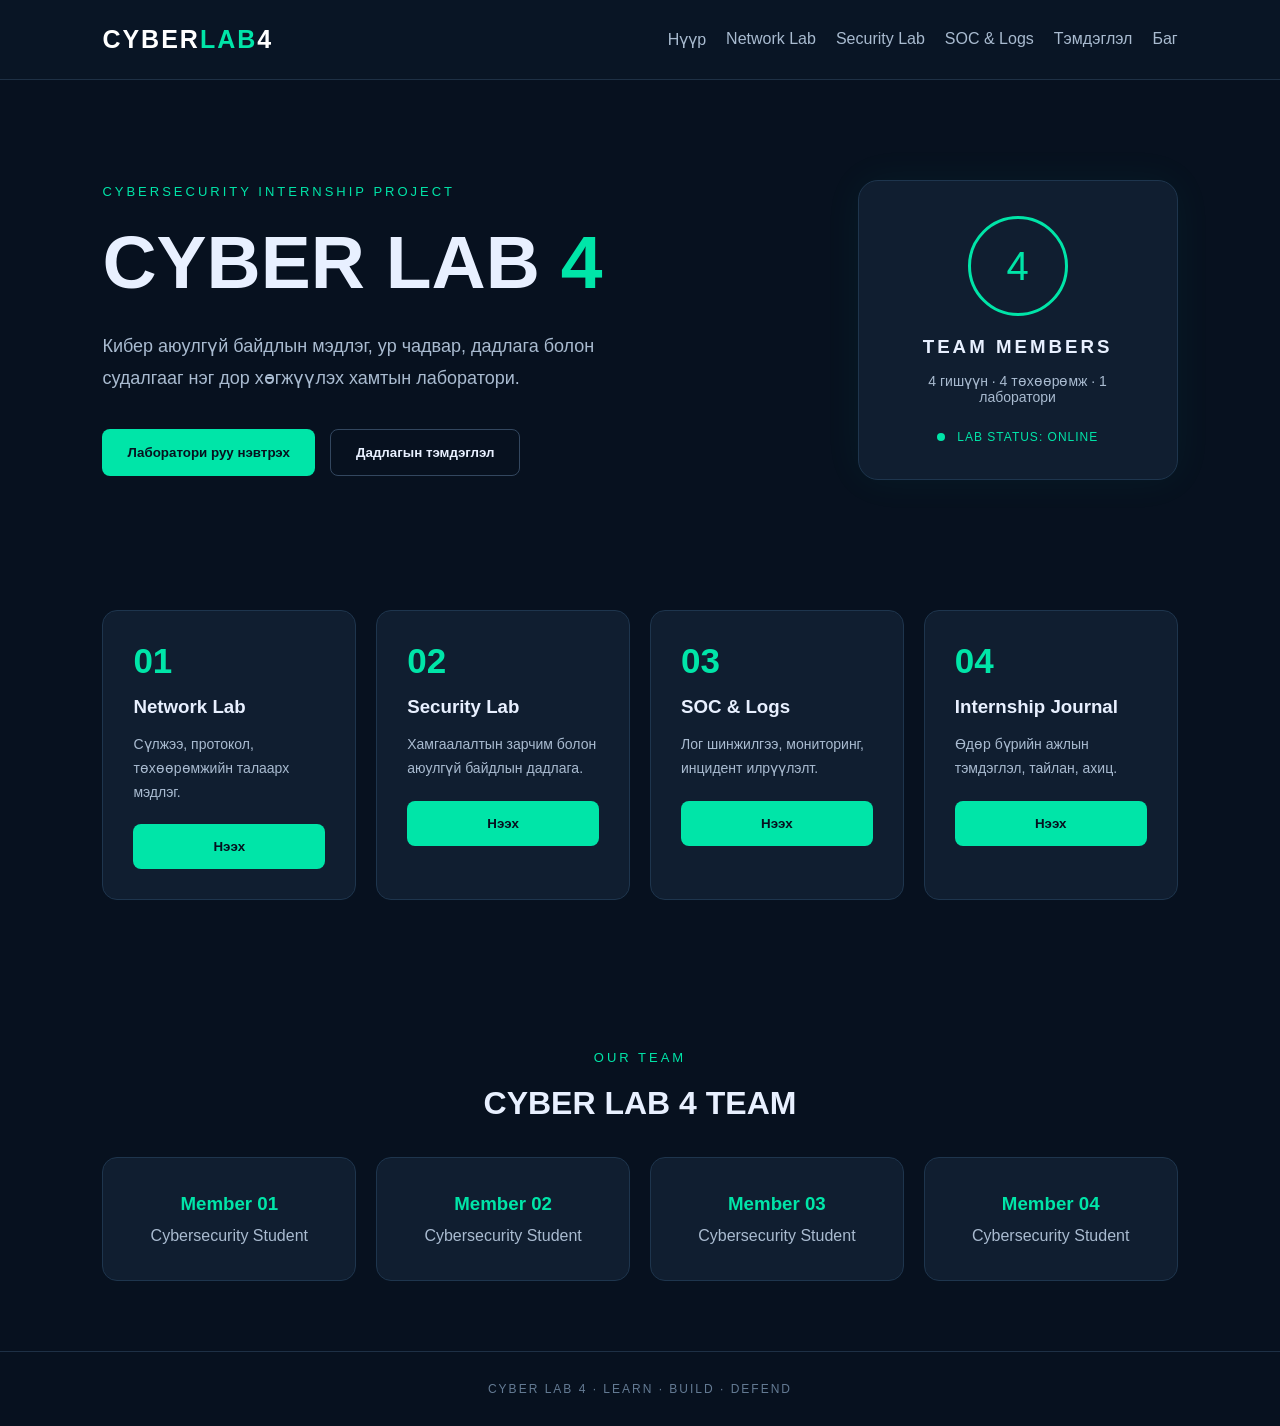
<file: docs/index.html>
<!DOCTYPE html>
<html lang="mn">
<head>
    <meta charset="UTF-8">
    <meta name="viewport" content="width=device-width, initial-scale=1.0">
    <title>CYBER LAB 4</title>
    <link rel="stylesheet" href="style.css">
</head>
<body>

<header>
    <div class="logo">CYBER<span>LAB</span>4</div>

    <nav>
        <a href="#home">Нүүр</a>
        <a href="#network">Network Lab</a>
        <a href="#security">Security Lab</a>
        <a href="#soc">SOC & Logs</a>
        <a href="#journal">Тэмдэглэл</a>
        <a href="#team">Баг</a>
    </nav>
</header>

<main class="hero" id="home">
    <div class="hero-content">
        <p class="tag">CYBERSECURITY INTERNSHIP PROJECT</p>

        <h1>CYBER LAB <span>4</span></h1>

        <p class="description">
            Кибер аюулгүй байдлын мэдлэг, ур чадвар,
            дадлага болон судалгааг нэг дор хөгжүүлэх
            хамтын лаборатори.
        </p>

        <div class="buttons">
            <button onclick="showMessage()">
                Лаборатори руу нэвтрэх
            </button>

            <a href="#journal">
                <button class="secondary">
                    Дадлагын тэмдэглэл
                </button>
            </a>
        </div>
    </div>

    <div class="status-card">
        <div class="circle">4</div>
        <h3>TEAM MEMBERS</h3>
        <p>4 гишүүн · 4 төхөөрөмж · 1 лаборатори</p>

        <div class="status">
            <span class="dot"></span>
            LAB STATUS: ONLINE
        </div>
    </div>
</main>

<section class="cards">

    <div class="card" id="network">
        <h2>01</h2>
        <h3>Network Lab</h3>
        <p>Сүлжээ, протокол, төхөөрөмжийн талаарх мэдлэг.</p>
        <button onclick="window.location.href='network.html'">
    Нээх
</button>
    </div>

    <div class="card" id="security">
        <h2>02</h2>
        <h3>Security Lab</h3>
        <p>Хамгаалалтын зарчим болон аюулгүй байдлын дадлага.</p>
        <button onclick="window.location.href='security.html'">Нээх</button>
    </div>

    <div class="card" id="soc">
        <h2>03</h2>
        <h3>SOC & Logs</h3>
        <p>Лог шинжилгээ, мониторинг, инцидент илрүүлэлт.</p>
        <button onclick="window.location.href='soc.html'">Нээх</button>
    </div>

    <div class="card" id="journal">
        <h2>04</h2>
        <h3>Internship Journal</h3>
        <p>Өдөр бүрийн ажлын тэмдэглэл, тайлан, ахиц.</p>
        <button onclick="window.location.href='journal.html'">Нээх</button>
    </div>

</section>

<section class="team-section" id="team">
    <p class="tag">OUR TEAM</p>
    <h2>CYBER LAB 4 TEAM</h2>

    <div class="team-grid">
        <div class="team-card">
            <h3>Member 01</h3>
            <p>Cybersecurity Student</p>
        </div>

        <div class="team-card">
            <h3>Member 02</h3>
            <p>Cybersecurity Student</p>
        </div>

        <div class="team-card">
            <h3>Member 03</h3>
            <p>Cybersecurity Student</p>
        </div>

        <div class="team-card">
            <h3>Member 04</h3>
            <p>Cybersecurity Student</p>
        </div>
    </div>
</section>

<footer>
    CYBER LAB 4 · LEARN · BUILD · DEFEND
</footer>

<script src="script.js"></script>

</body>
</html>
</file>
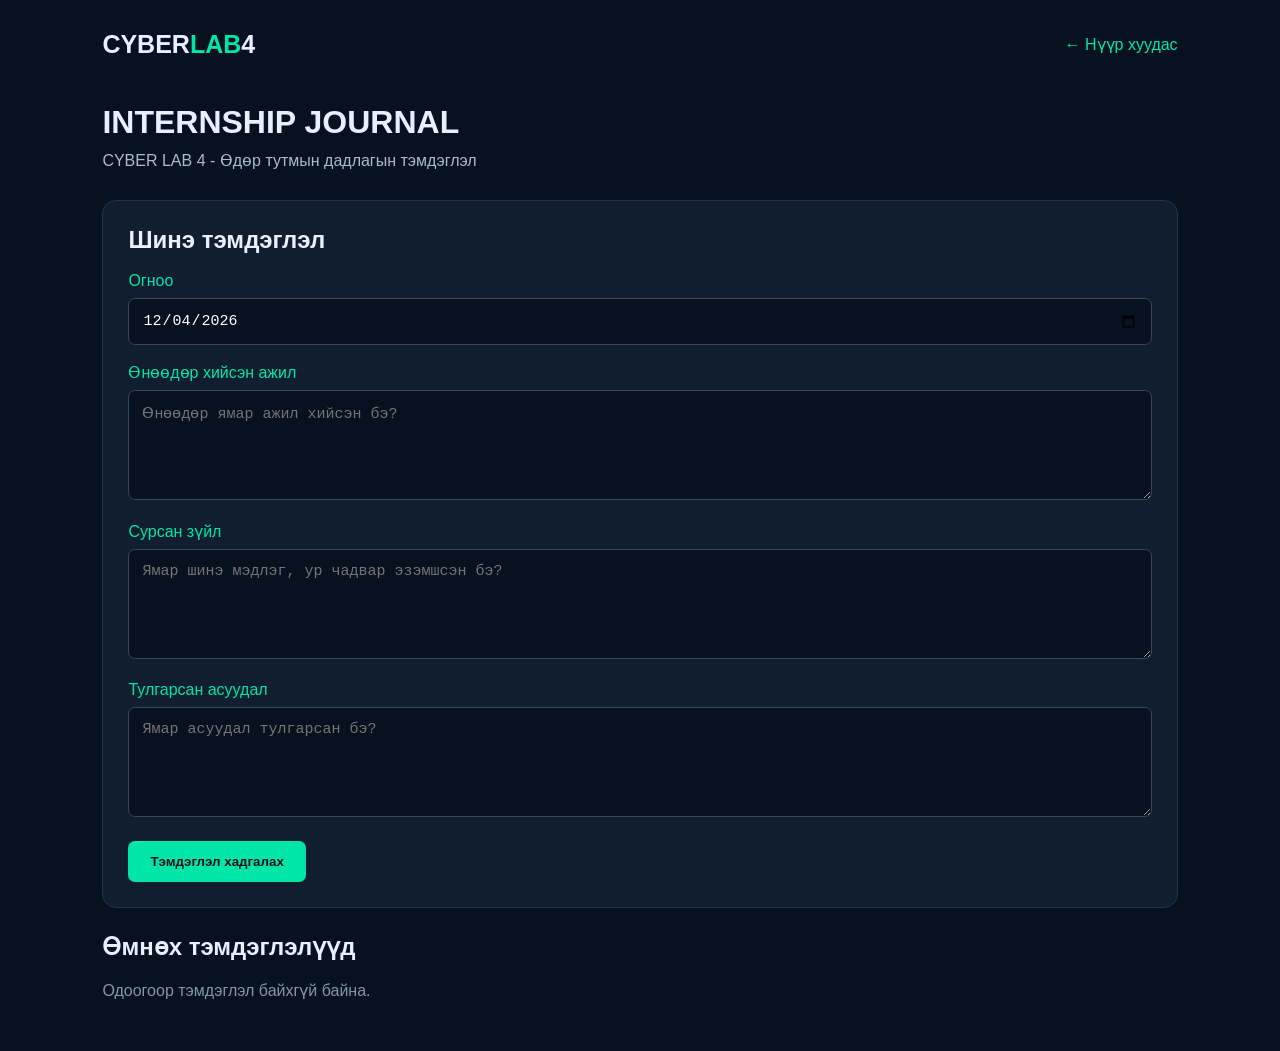
<file: CYBER-LAB-4/journal.html>
<!DOCTYPE html>
<html lang="mn">
<head>
<meta charset="UTF-8">
<meta name="viewport" content="width=device-width, initial-scale=1.0">
<title>CYBER LAB 4 | Journal</title>

<style>
* {
    margin: 0;
    padding: 0;
    box-sizing: border-box;
}

body {
    font-family: "Segoe UI", Arial, sans-serif;
    background: #07111f;
    color: #e8f0ff;
    padding: 30px 8%;
}

header {
    display: flex;
    justify-content: space-between;
    align-items: center;
    margin-bottom: 45px;
}

.logo {
    font-size: 25px;
    font-weight: bold;
}

.logo span {
    color: #00e5a8;
}

a {
    color: #00e5a8;
    text-decoration: none;
}

h1 {
    margin-bottom: 10px;
}

.description {
    color: #a9bbd0;
    margin-bottom: 30px;
}

.form-card, .entry {
    background: #101e30;
    border: 1px solid #1e354d;
    border-radius: 14px;
    padding: 25px;
    margin-bottom: 25px;
}

label {
    display: block;
    margin: 18px 0 8px;
    color: #00e5a8;
}

input, textarea {
    width: 100%;
    padding: 13px;
    background: #07111f;
    border: 1px solid #33475f;
    border-radius: 7px;
    color: white;
    font-size: 15px;
}

textarea {
    min-height: 110px;
    resize: vertical;
}

button {
    margin-top: 20px;
    padding: 13px 22px;
    background: #00e5a8;
    color: #07111f;
    border: none;
    border-radius: 7px;
    font-weight: bold;
    cursor: pointer;
}

button:hover {
    background: #00ffbf;
}

.delete-btn {
    background: #d94b5b;
    color: white;
    margin-left: 8px;
}

.entry p {
    color: #a9bbd0;
    margin-top: 12px;
    line-height: 1.6;
    white-space: pre-wrap;
    overflow-wrap: anywhere;
}

.entry h3 {
    color: #00e5a8;
}

.entry small {
    color: #8296aa;
}

.empty {
    color: #8296aa;
    padding: 20px 0;
}

@media(max-width:600px) {
    body {
        padding: 20px 5%;
    }
}
</style>
</head>

<body>

<header>
    <div class="logo">CYBER<span>LAB</span>4</div>
    <a href="index.html">← Нүүр хуудас</a>
</header>

<h1>INTERNSHIP JOURNAL</h1>

<p class="description">
    CYBER LAB 4 - Өдөр тутмын дадлагын тэмдэглэл
</p>

<div class="form-card">

    <h2>Шинэ тэмдэглэл</h2>

    <label>Огноо</label>
    <input type="date" id="date">

    <label>Өнөөдөр хийсэн ажил</label>
    <textarea id="work"
    placeholder="Өнөөдөр ямар ажил хийсэн бэ?"></textarea>

    <label>Сурсан зүйл</label>
    <textarea id="learning"
    placeholder="Ямар шинэ мэдлэг, ур чадвар эзэмшсэн бэ?"></textarea>

    <label>Тулгарсан асуудал</label>
    <textarea id="problem"
    placeholder="Ямар асуудал тулгарсан бэ?"></textarea>

    <button onclick="saveEntry()">Тэмдэглэл хадгалах</button>

</div>

<h2>Өмнөх тэмдэглэлүүд</h2>

<div id="entries"></div>

<script>
const STORAGE_KEY = "cyberLab4Journal";

document.getElementById("date").value =
    new Date().toLocaleDateString("en-CA");

function getEntries() {
    return JSON.parse(localStorage.getItem(STORAGE_KEY) || "[]");
}

function saveEntry() {
    const date = document.getElementById("date").value;
    const work = document.getElementById("work").value.trim();
    const learning = document.getElementById("learning").value.trim();
    const problem = document.getElementById("problem").value.trim();

    if (!date || !work || !learning) {
        alert("Огноо, хийсэн ажил, сурсан зүйлээ бөглөнө үү!");
        return;
    }

    const entries = getEntries();

    entries.unshift({
        id: Date.now(),
        date,
        work,
        learning,
        problem
    });

    localStorage.setItem(STORAGE_KEY, JSON.stringify(entries));

    document.getElementById("work").value = "";
    document.getElementById("learning").value = "";
    document.getElementById("problem").value = "";

    renderEntries();

    alert("Тэмдэглэл амжилттай хадгалагдлаа!");
}

function deleteEntry(id) {
    if (!confirm("Энэ тэмдэглэлийг устгах уу?")) return;

    const entries = getEntries().filter(entry => entry.id !== id);

    localStorage.setItem(STORAGE_KEY, JSON.stringify(entries));

    renderEntries();
}

function renderEntries() {
    const container = document.getElementById("entries");
    const entries = getEntries();

    container.innerHTML = "";

    if (entries.length === 0) {
        container.innerHTML =
            '<p class="empty">Одоогоор тэмдэглэл байхгүй байна.</p>';
        return;
    }

    entries.forEach(entry => {
        const card = document.createElement("div");
        card.className = "entry";

        const title = document.createElement("h3");
        title.textContent = entry.date;

        const work = document.createElement("p");
        work.textContent = "Хийсэн ажил: " + entry.work;

        const learning = document.createElement("p");
        learning.textContent = "Сурсан зүйл: " + entry.learning;

        const problem = document.createElement("p");
        problem.textContent = "Тулгарсан асуудал: " +
            (entry.problem || "Байхгүй");

        const remove = document.createElement("button");
        remove.className = "delete-btn";
        remove.textContent = "Устгах";
        remove.addEventListener("click", () => deleteEntry(entry.id));

        card.append(title, work, learning, problem, remove);
        container.appendChild(card);
    });
}

renderEntries();
</script>

</body>
</html>
</file>
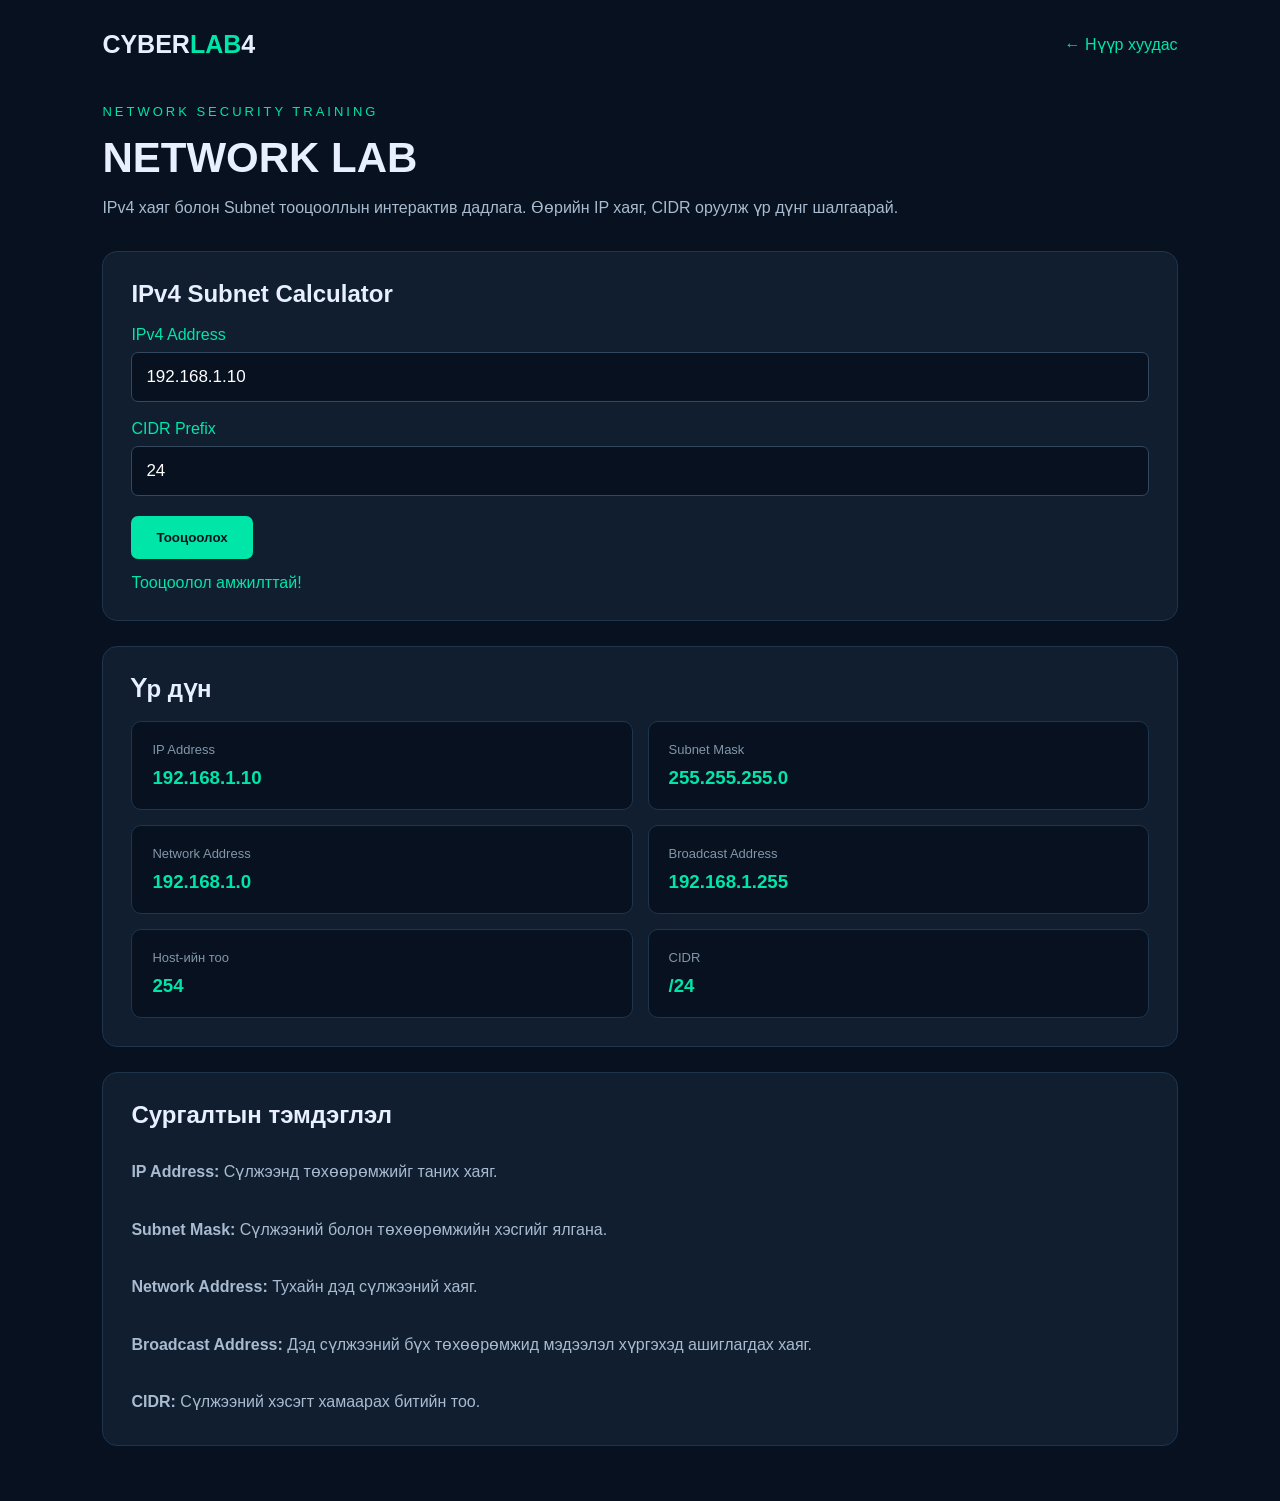
<file: CYBER-LAB-4/network.html>
<!DOCTYPE html>
<html lang="mn">
<head>
<meta charset="UTF-8">
<meta name="viewport" content="width=device-width, initial-scale=1.0">
<title>CYBER LAB 4 | Network Lab</title>

<style>
* {
    margin: 0;
    padding: 0;
    box-sizing: border-box;
}

body {
    font-family: "Segoe UI", Arial, sans-serif;
    background: #07111f;
    color: #e8f0ff;
    padding: 30px 8%;
}

header {
    display: flex;
    justify-content: space-between;
    align-items: center;
    margin-bottom: 45px;
}

.logo {
    font-size: 25px;
    font-weight: bold;
}

.logo span {
    color: #00e5a8;
}

a {
    color: #00e5a8;
    text-decoration: none;
}

.tag {
    color: #00e5a8;
    letter-spacing: 3px;
    margin-bottom: 15px;
    font-size: 13px;
}

h1 {
    font-size: 42px;
    margin-bottom: 12px;
}

.description {
    color: #a9bbd0;
    margin-bottom: 30px;
    line-height: 1.7;
}

.panel {
    background: #101e30;
    border: 1px solid #1e354d;
    border-radius: 15px;
    padding: 28px;
    margin-bottom: 25px;
}

label {
    display: block;
    color: #00e5a8;
    margin: 18px 0 8px;
}

input {
    width: 100%;
    padding: 14px;
    background: #07111f;
    border: 1px solid #33475f;
    border-radius: 7px;
    color: white;
    font-size: 17px;
}

button {
    background: #00e5a8;
    color: #07111f;
    padding: 14px 25px;
    border: none;
    border-radius: 7px;
    font-weight: bold;
    cursor: pointer;
    margin-top: 20px;
}

button:hover {
    background: #00ffbf;
}

.results {
    display: grid;
    grid-template-columns: repeat(2, 1fr);
    gap: 15px;
}

.result {
    background: #07111f;
    border: 1px solid #1e354d;
    border-radius: 10px;
    padding: 20px;
}

.result p {
    color: #8296aa;
    margin-bottom: 10px;
    font-size: 13px;
}

.result h3 {
    color: #00e5a8;
    overflow-wrap: anywhere;
}

#message {
    margin-top: 15px;
    color: #ff7272;
}

.info {
    color: #a9bbd0;
    line-height: 1.8;
}

@media(max-width:600px) {
    body {
        padding: 20px 5%;
    }

    h1 {
        font-size: 30px;
    }

    .results {
        grid-template-columns: 1fr;
    }

    header {
        gap: 15px;
        flex-wrap: wrap;
    }
}
</style>
</head>

<body>

<header>
    <div class="logo">CYBER<span>LAB</span>4</div>
    <a href="index.html">← Нүүр хуудас</a>
</header>

<p class="tag">NETWORK SECURITY TRAINING</p>

<h1>NETWORK LAB</h1>

<p class="description">
    IPv4 хаяг болон Subnet тооцооллын интерактив дадлага.
    Өөрийн IP хаяг, CIDR оруулж үр дүнг шалгаарай.
</p>

<div class="panel">

    <h2>IPv4 Subnet Calculator</h2>

    <label>IPv4 Address</label>
    <input type="text" id="ip"
        placeholder="Жишээ: 192.168.1.10"
        value="192.168.1.10">

    <label>CIDR Prefix</label>
    <input type="number" id="prefix"
        min="0" max="32" value="24">

    <button onclick="calculateSubnet()">
        Тооцоолох
    </button>

    <p id="message"></p>

</div>

<div class="panel">

    <h2>Үр дүн</h2>

    <br>

    <div class="results">

        <div class="result">
            <p>IP Address</p>
            <h3 id="r-ip">---</h3>
        </div>

        <div class="result">
            <p>Subnet Mask</p>
            <h3 id="r-mask">---</h3>
        </div>

        <div class="result">
            <p>Network Address</p>
            <h3 id="r-network">---</h3>
        </div>

        <div class="result">
            <p>Broadcast Address</p>
            <h3 id="r-broadcast">---</h3>
        </div>

        <div class="result">
            <p>Host-ийн тоо</p>
            <h3 id="r-hosts">---</h3>
        </div>

        <div class="result">
            <p>CIDR</p>
            <h3 id="r-cidr">---</h3>
        </div>

    </div>

</div>

<div class="panel">

    <h2>Сургалтын тэмдэглэл</h2>

    <p class="info">
        <br>
        <b>IP Address:</b> Сүлжээнд төхөөрөмжийг таних хаяг.
        <br><br>

        <b>Subnet Mask:</b> Сүлжээний болон төхөөрөмжийн хэсгийг ялгана.
        <br><br>

        <b>Network Address:</b> Тухайн дэд сүлжээний хаяг.
        <br><br>

        <b>Broadcast Address:</b> Дэд сүлжээний бүх төхөөрөмжид
        мэдээлэл хүргэхэд ашиглагдах хаяг.
        <br><br>

        <b>CIDR:</b> Сүлжээний хэсэгт хамаарах битийн тоо.
    </p>

</div>

<script>
function calculateSubnet() {

    const ip = document.getElementById("ip").value.trim();
    const prefix = Number(document.getElementById("prefix").value);
    const message = document.getElementById("message");

    const parts = ip.split(".");

    if (
        parts.length !== 4 ||
        parts.some(part =>
            !/^\d{1,3}$/.test(part) ||
            Number(part) > 255
        )
    ) {
        message.textContent = "IPv4 хаягаа зөв оруулна уу!";
        return;
    }

    if (
        document.getElementById("prefix").value === "" ||
        !Number.isInteger(prefix) ||
        prefix < 0 ||
        prefix > 32
    ) {
        message.textContent = "CIDR нь 0-32 хооронд бүхэл тоо байх ёстой!";
        return;
    }

    const octets = parts.map(Number);

    const ipNumber =
        (((octets[0] * 256 + octets[1]) * 256 +
        octets[2]) * 256 + octets[3]);

    const maskNumber = prefix === 0
        ? 0
        : (0xFFFFFFFF << (32 - prefix)) >>> 0;

    const networkNumber = (ipNumber & maskNumber) >>> 0;

    const broadcastNumber =
        (networkNumber | (~maskNumber >>> 0)) >>> 0;

    function toIP(number) {
        return [
            (number >>> 24) & 255,
            (number >>> 16) & 255,
            (number >>> 8) & 255,
            number & 255
        ].join(".");
    }

    let hosts;

    if (prefix === 32) {
        hosts = 1;
    } else if (prefix === 31) {
        hosts = 2;
    } else {
        hosts = Math.pow(2, 32 - prefix) - 2;
    }

    document.getElementById("r-ip").textContent = ip;
    document.getElementById("r-mask").textContent = toIP(maskNumber);
    document.getElementById("r-network").textContent = toIP(networkNumber);
    document.getElementById("r-broadcast").textContent = toIP(broadcastNumber);
    document.getElementById("r-hosts").textContent = hosts.toLocaleString("en-US");
    document.getElementById("r-cidr").textContent = "/" + prefix;

    message.textContent = "Тооцоолол амжилттай!";
    message.style.color = "#00e5a8";
}

calculateSubnet();
</script>

</body>
</html>
</file>
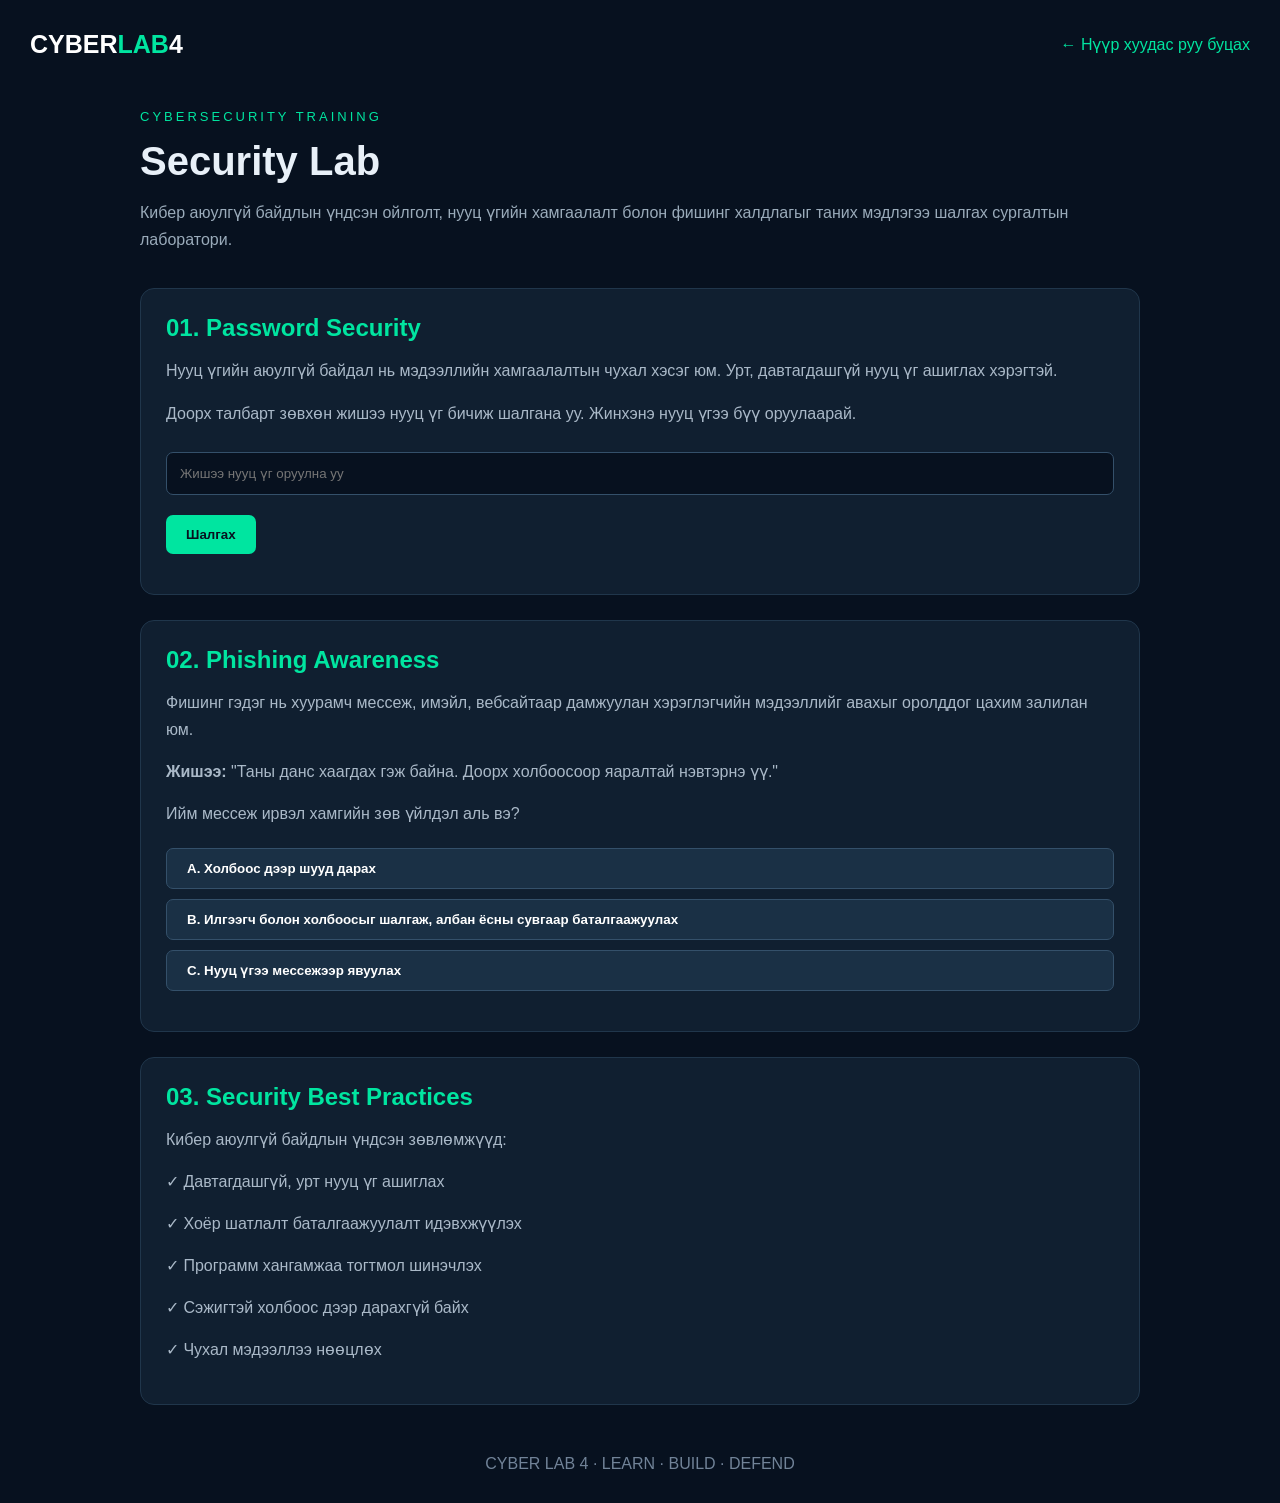
<file: CYBER-LAB-4/security.html>
<!DOCTYPE html>
<html lang="mn">
<head>
<meta charset="UTF-8">
<meta name="viewport" content="width=device-width, initial-scale=1.0">
<title>Security Lab | CYBER LAB 4</title>

<style>
* {
    margin: 0;
    padding: 0;
    box-sizing: border-box;
}

body {
    background: #07111f;
    color: #e8f0f8;
    font-family: Arial, sans-serif;
    padding: 30px;
}

header {
    display: flex;
    justify-content: space-between;
    align-items: center;
    margin-bottom: 50px;
    flex-wrap: wrap;
    gap: 15px;
}

.logo {
    font-size: 25px;
    font-weight: bold;
    color: #fff;
}

.logo span {
    color: #00e5a0;
}

a {
    color: #00e5a0;
    text-decoration: none;
}

.container {
    max-width: 1000px;
    margin: auto;
}

.tag {
    color: #00e5a0;
    letter-spacing: 3px;
    font-size: 13px;
    margin-bottom: 15px;
}

h1 {
    font-size: 40px;
    margin-bottom: 15px;
}

.description {
    color: #9aabba;
    line-height: 1.7;
    margin-bottom: 35px;
}

.card {
    background: #101f30;
    border: 1px solid #20364b;
    border-radius: 14px;
    padding: 25px;
    margin-bottom: 25px;
}

.card h2 {
    color: #00e5a0;
    margin-bottom: 15px;
}

.card p {
    color: #aab9c8;
    line-height: 1.7;
    margin-bottom: 15px;
}

button {
    background: #00e5a0;
    color: #07111f;
    border: none;
    padding: 12px 20px;
    border-radius: 7px;
    font-weight: bold;
    cursor: pointer;
    margin-top: 10px;
}

button:hover {
    background: #00bd85;
}

input {
    width: 100%;
    padding: 13px;
    margin: 10px 0;
    border-radius: 7px;
    border: 1px solid #34506a;
    background: #07111f;
    color: white;
}

.result {
    margin-top: 15px;
    line-height: 1.8;
    color: #00e5a0;
}

.question {
    margin-top: 20px;
}

.question button {
    display: block;
    width: 100%;
    text-align: left;
    background: #1a3045;
    color: white;
    border: 1px solid #34506a;
}

.question button:hover {
    background: #25445f;
}

footer {
    text-align: center;
    color: #718398;
    margin-top: 50px;
}
</style>
</head>

<body>

<header>
    <div class="logo">CYBER<span>LAB</span>4</div>
    <a href="index.html">← Нүүр хуудас руу буцах</a>
</header>

<div class="container">

    <p class="tag">CYBERSECURITY TRAINING</p>
    <h1>Security Lab</h1>

    <p class="description">
        Кибер аюулгүй байдлын үндсэн ойлголт,
        нууц үгийн хамгаалалт болон фишинг халдлагыг
        таних мэдлэгээ шалгах сургалтын лаборатори.
    </p>

    <div class="card">
        <h2>01. Password Security</h2>
        <p>
            Нууц үгийн аюулгүй байдал нь мэдээллийн
            хамгаалалтын чухал хэсэг юм.
            Урт, давтагдашгүй нууц үг ашиглах хэрэгтэй.
        </p>

        <p>
            Доорх талбарт зөвхөн жишээ нууц үг бичиж
            шалгана уу. Жинхэнэ нууц үгээ бүү оруулаарай.
        </p>

        <input type="text" id="password"
        placeholder="Жишээ нууц үг оруулна уу">

        <button onclick="checkPassword()">Шалгах</button>

        <div class="result" id="passwordResult"></div>
    </div>

    <div class="card">
        <h2>02. Phishing Awareness</h2>
        <p>
            Фишинг гэдэг нь хуурамч мессеж, имэйл,
            вебсайтаар дамжуулан хэрэглэгчийн мэдээллийг
            авахыг оролддог цахим залилан юм.
        </p>

        <p><b>Жишээ:</b> "Таны данс хаагдах гэж байна.
        Доорх холбоосоор яаралтай нэвтэрнэ үү."</p>

        <p>Ийм мессеж ирвэл хамгийн зөв үйлдэл аль вэ?</p>

        <div class="question">
            <button onclick="answer(false)">
                A. Холбоос дээр шууд дарах
            </button>

            <button onclick="answer(true)">
                B. Илгээгч болон холбоосыг шалгаж,
                албан ёсны сувгаар баталгаажуулах
            </button>

            <button onclick="answer(false)">
                C. Нууц үгээ мессежээр явуулах
            </button>
        </div>

        <div class="result" id="quizResult"></div>
    </div>

    <div class="card">
        <h2>03. Security Best Practices</h2>

        <p>Кибер аюулгүй байдлын үндсэн зөвлөмжүүд:</p>

        <p>✓ Давтагдашгүй, урт нууц үг ашиглах</p>
        <p>✓ Хоёр шатлалт баталгаажуулалт идэвхжүүлэх</p>
        <p>✓ Программ хангамжаа тогтмол шинэчлэх</p>
        <p>✓ Сэжигтэй холбоос дээр дарахгүй байх</p>
        <p>✓ Чухал мэдээллээ нөөцлөх</p>
    </div>

</div>

<footer>
    CYBER LAB 4 · LEARN · BUILD · DEFEND
</footer>

<script>
function checkPassword() {
    const password = document.getElementById("password").value;
    const result = document.getElementById("passwordResult");

    if (password.length === 0) {
        result.textContent = "Жишээ нууц үгээ оруулна уу.";
        return;
    }

    let score = 0;

    if (password.length >= 12) score++;
    if (/[A-Z]/.test(password)) score++;
    if (/[a-z]/.test(password)) score++;
    if (/[0-9]/.test(password)) score++;
    if (/[^A-Za-z0-9]/.test(password)) score++;

    if (score <= 2) {
        result.textContent = "Үнэлгээ: Сул. Илүү урт, олон төрлийн тэмдэгттэй жишээ ашиглаарай.";
    } else if (score <= 4) {
        result.textContent = "Үнэлгээ: Дунд. Нууц үгийн хамгаалалтаа сайжруулах боломжтой.";
    } else {
        result.textContent = "Үнэлгээ: Сайн. Гэхдээ энэ бол зөвхөн энгийн сургалтын шалгалт юм.";
    }
}

function answer(correct) {
    const result = document.getElementById("quizResult");

    if (correct) {
        result.textContent = "Зөв! Илгээгч болон холбоосыг шалгаж, албан ёсны сувгаар баталгаажуулах хэрэгтэй.";
    } else {
        result.textContent = "Буруу. Сэжигтэй холбоос дээр дарж, нууц мэдээллээ бүү илгээгээрэй.";
    }
}
</script>

</body>
</html>
</file>
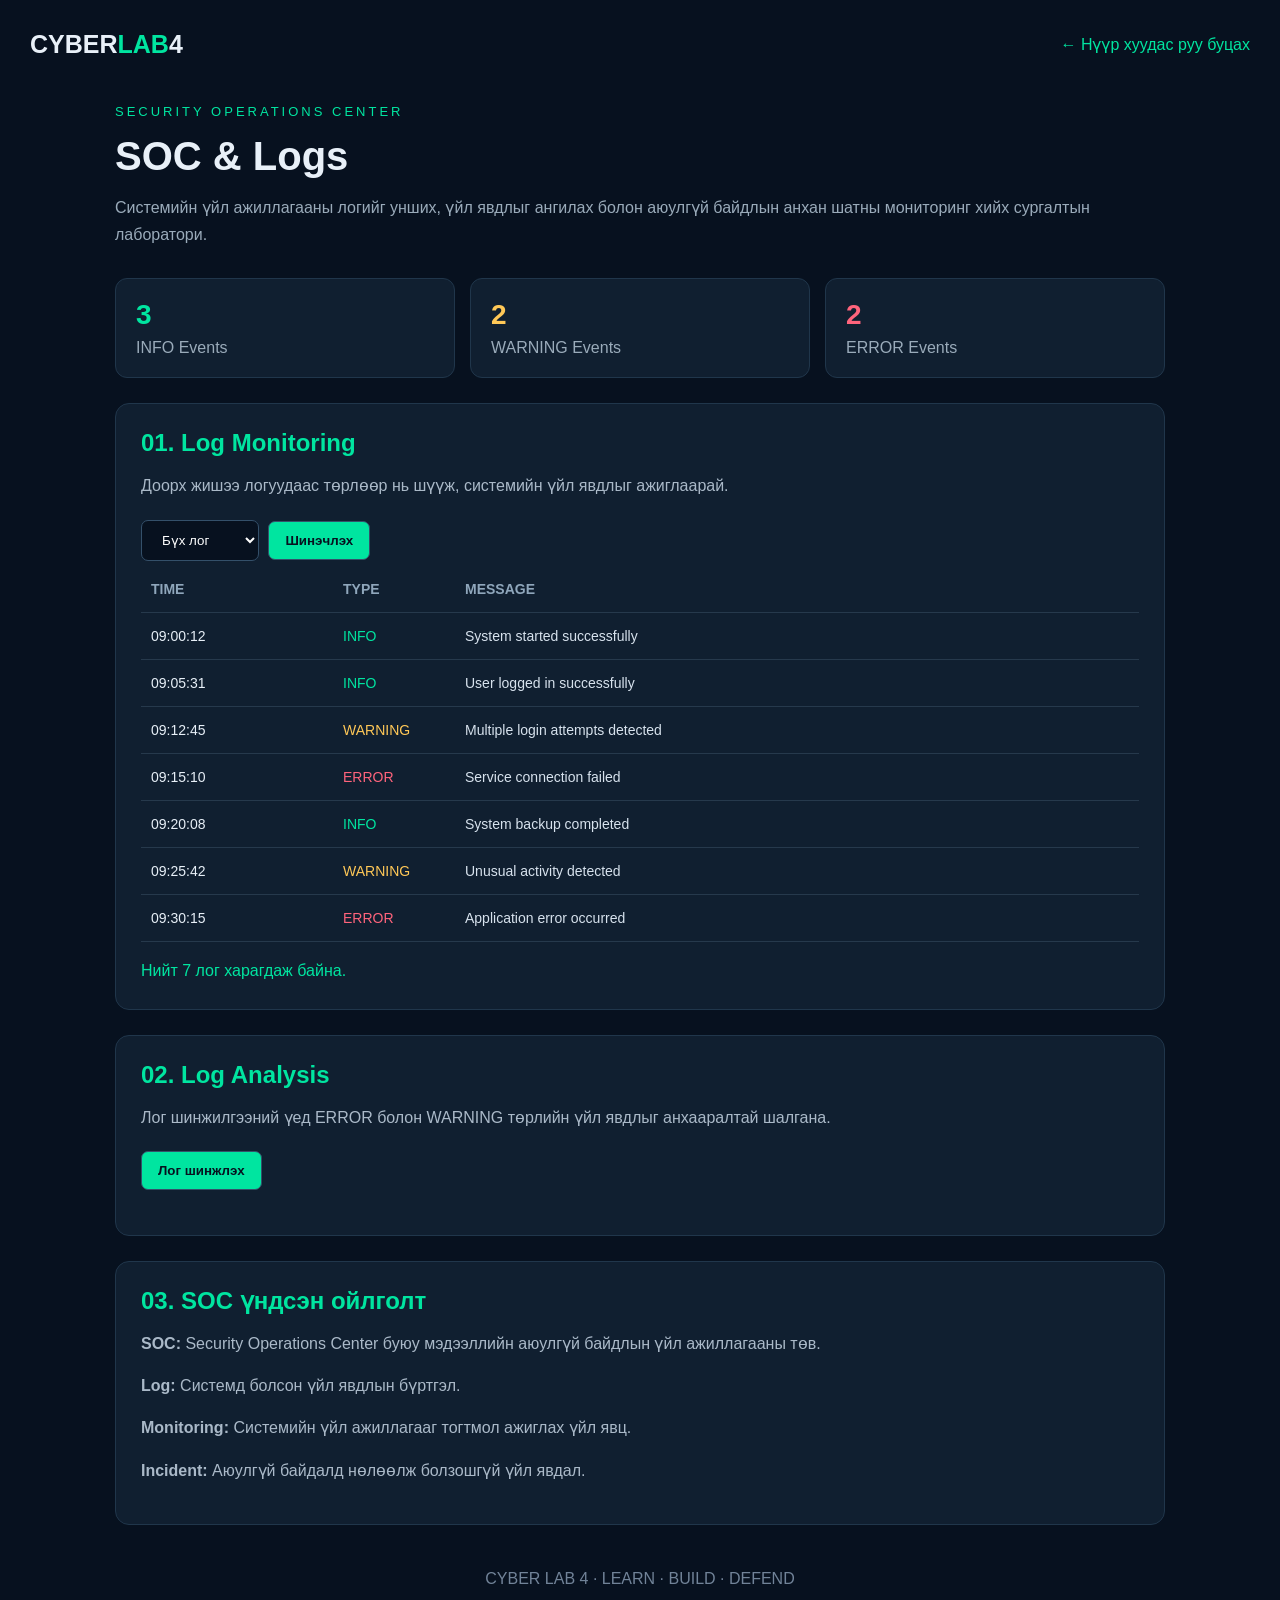
<file: CYBER-LAB-4/soc.html>
<!DOCTYPE html>
<html lang="mn">
<head>
<meta charset="UTF-8">
<meta name="viewport" content="width=device-width, initial-scale=1.0">
<title>SOC & Logs | CYBER LAB 4</title>

<style>
* {
    margin: 0;
    padding: 0;
    box-sizing: border-box;
}

body {
    background: #07111f;
    color: #e8f0f8;
    font-family: Arial, sans-serif;
    padding: 30px;
}

header {
    display: flex;
    justify-content: space-between;
    align-items: center;
    flex-wrap: wrap;
    gap: 15px;
    margin-bottom: 45px;
}

.logo {
    font-size: 25px;
    font-weight: bold;
}

.logo span {
    color: #00e5a0;
}

a {
    color: #00e5a0;
    text-decoration: none;
}

.container {
    max-width: 1050px;
    margin: auto;
}

.tag {
    color: #00e5a0;
    letter-spacing: 3px;
    font-size: 13px;
    margin-bottom: 15px;
}

h1 {
    font-size: 40px;
    margin-bottom: 15px;
}

.description {
    color: #9aabba;
    line-height: 1.7;
    margin-bottom: 30px;
}

.card {
    background: #101f30;
    border: 1px solid #20364b;
    border-radius: 14px;
    padding: 25px;
    margin-bottom: 25px;
}

.card h2 {
    color: #00e5a0;
    margin-bottom: 15px;
}

.card p {
    color: #aab9c8;
    line-height: 1.7;
    margin-bottom: 15px;
}

.stats {
    display: grid;
    grid-template-columns: repeat(auto-fit, minmax(150px, 1fr));
    gap: 15px;
    margin-bottom: 25px;
}

.stat {
    background: #101f30;
    border: 1px solid #20364b;
    padding: 20px;
    border-radius: 12px;
}

.stat h3 {
    font-size: 28px;
    margin-bottom: 8px;
}

.stat p {
    color: #9aabba;
}

.green {
    color: #00e5a0;
}

.yellow {
    color: #ffc857;
}

.red {
    color: #ff647c;
}

button, select {
    padding: 11px 16px;
    border-radius: 7px;
    border: 1px solid #34506a;
    margin: 5px 5px 5px 0;
    cursor: pointer;
}

button {
    background: #00e5a0;
    color: #07111f;
    font-weight: bold;
}

button:hover {
    background: #00bd85;
}

select {
    background: #07111f;
    color: white;
}

.log-list {
    overflow-x: auto;
}

.log {
    display: grid;
    grid-template-columns: 180px 110px 1fr;
    gap: 12px;
    padding: 15px 10px;
    border-bottom: 1px solid #26394c;
    min-width: 550px;
    font-size: 14px;
}

.log-header {
    color: #8fa6bb;
    font-weight: bold;
}

.log-message {
    color: #d7e2ed;
}

.result {
    color: #00e5a0;
    margin-top: 15px;
    line-height: 1.7;
}

footer {
    text-align: center;
    color: #718398;
    margin-top: 45px;
}

@media(max-width: 600px) {
    body {
        padding: 18px;
    }

    h1 {
        font-size: 32px;
    }
}
</style>
</head>

<body>

<header>
    <div class="logo">CYBER<span>LAB</span>4</div>
    <a href="index.html">← Нүүр хуудас руу буцах</a>
</header>

<div class="container">

    <p class="tag">SECURITY OPERATIONS CENTER</p>
    <h1>SOC & Logs</h1>

    <p class="description">
        Системийн үйл ажиллагааны логийг унших,
        үйл явдлыг ангилах болон аюулгүй байдлын
        анхан шатны мониторинг хийх сургалтын лаборатори.
    </p>

    <div class="stats">
        <div class="stat">
            <h3 class="green" id="infoCount">0</h3>
            <p>INFO Events</p>
        </div>

        <div class="stat">
            <h3 class="yellow" id="warningCount">0</h3>
            <p>WARNING Events</p>
        </div>

        <div class="stat">
            <h3 class="red" id="errorCount">0</h3>
            <p>ERROR Events</p>
        </div>
    </div>

    <div class="card">
        <h2>01. Log Monitoring</h2>

        <p>
            Доорх жишээ логуудаас төрлөөр нь шүүж,
            системийн үйл явдлыг ажиглаарай.
        </p>

        <select id="filter" onchange="renderLogs()">
            <option value="ALL">Бүх лог</option>
            <option value="INFO">INFO</option>
            <option value="WARNING">WARNING</option>
            <option value="ERROR">ERROR</option>
        </select>

        <button onclick="renderLogs()">Шинэчлэх</button>

        <div class="log-list">
            <div class="log log-header">
                <span>TIME</span>
                <span>TYPE</span>
                <span>MESSAGE</span>
            </div>

            <div id="logContainer"></div>
        </div>

        <div class="result" id="logResult"></div>
    </div>

    <div class="card">
        <h2>02. Log Analysis</h2>

        <p>
            Лог шинжилгээний үед ERROR болон WARNING
            төрлийн үйл явдлыг анхааралтай шалгана.
        </p>

        <button onclick="analyzeLogs()">Лог шинжлэх</button>

        <div class="result" id="analysisResult"></div>
    </div>

    <div class="card">
        <h2>03. SOC үндсэн ойлголт</h2>

        <p><b>SOC:</b> Security Operations Center буюу
        мэдээллийн аюулгүй байдлын үйл ажиллагааны төв.</p>

        <p><b>Log:</b> Системд болсон үйл явдлын бүртгэл.</p>

        <p><b>Monitoring:</b> Системийн үйл ажиллагааг
        тогтмол ажиглах үйл явц.</p>

        <p><b>Incident:</b> Аюулгүй байдалд нөлөөлж
        болзошгүй үйл явдал.</p>
    </div>

</div>

<footer>
    CYBER LAB 4 · LEARN · BUILD · DEFEND
</footer>

<script>
const logs = [
    {
        time: "09:00:12",
        type: "INFO",
        message: "System started successfully"
    },
    {
        time: "09:05:31",
        type: "INFO",
        message: "User logged in successfully"
    },
    {
        time: "09:12:45",
        type: "WARNING",
        message: "Multiple login attempts detected"
    },
    {
        time: "09:15:10",
        type: "ERROR",
        message: "Service connection failed"
    },
    {
        time: "09:20:08",
        type: "INFO",
        message: "System backup completed"
    },
    {
        time: "09:25:42",
        type: "WARNING",
        message: "Unusual activity detected"
    },
    {
        time: "09:30:15",
        type: "ERROR",
        message: "Application error occurred"
    }
];

function renderLogs() {
    const filter = document.getElementById("filter").value;
    const container = document.getElementById("logContainer");

    const filtered = filter === "ALL"
        ? logs
        : logs.filter(log => log.type === filter);

    container.innerHTML = "";

    filtered.forEach(log => {
        const row = document.createElement("div");
        row.className = "log";

        const time = document.createElement("span");
        time.textContent = log.time;

        const type = document.createElement("span");
        type.textContent = log.type;

        if (log.type === "INFO") type.className = "green";
        if (log.type === "WARNING") type.className = "yellow";
        if (log.type === "ERROR") type.className = "red";

        const message = document.createElement("span");
        message.className = "log-message";
        message.textContent = log.message;

        row.append(time, type, message);
        container.appendChild(row);
    });

    document.getElementById("logResult").textContent =
        "Нийт " + filtered.length + " лог харагдаж байна.";
}

function analyzeLogs() {
    const info = logs.filter(log => log.type === "INFO").length;
    const warning = logs.filter(log => log.type === "WARNING").length;
    const error = logs.filter(log => log.type === "ERROR").length;

    document.getElementById("analysisResult").textContent =
        "Шинжилгээний үр дүн: INFO = " + info +
        ", WARNING = " + warning +
        ", ERROR = " + error +
        ". WARNING болон ERROR логийг нэмэлтээр шалгах шаардлагатай.";

}

function updateStats() {
    document.getElementById("infoCount").textContent =
        logs.filter(log => log.type === "INFO").length;

    document.getElementById("warningCount").textContent =
        logs.filter(log => log.type === "WARNING").length;

    document.getElementById("errorCount").textContent =
        logs.filter(log => log.type === "ERROR").length;
}

updateStats();
renderLogs();
</script>

</body>
</html>
</file>
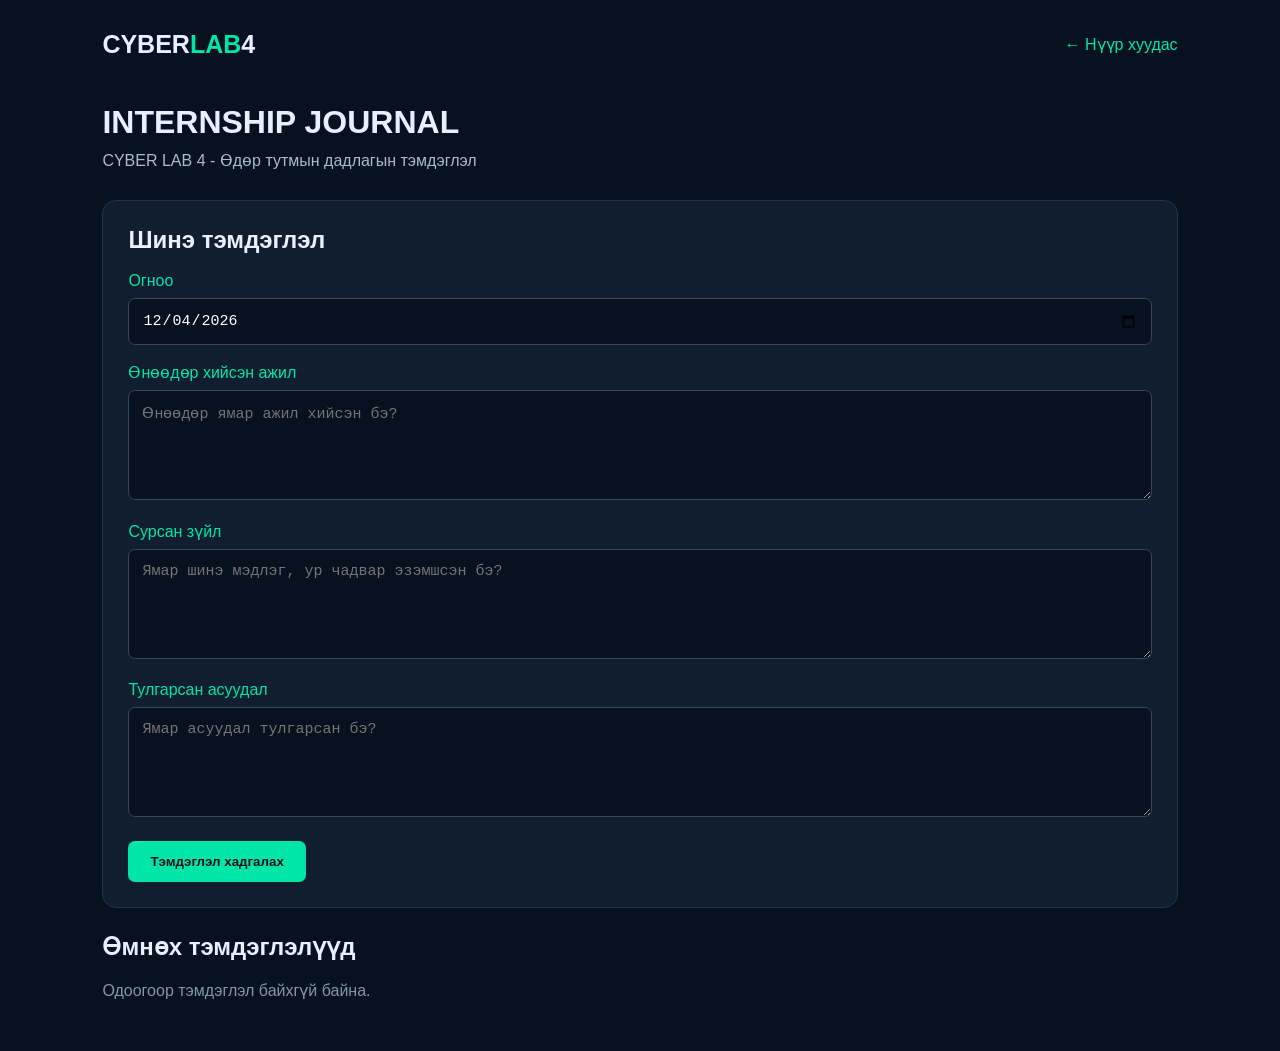
<file: docs/journal.html>
<!DOCTYPE html>
<html lang="mn">
<head>
<meta charset="UTF-8">
<meta name="viewport" content="width=device-width, initial-scale=1.0">
<title>CYBER LAB 4 | Journal</title>

<style>
* {
    margin: 0;
    padding: 0;
    box-sizing: border-box;
}

body {
    font-family: "Segoe UI", Arial, sans-serif;
    background: #07111f;
    color: #e8f0ff;
    padding: 30px 8%;
}

header {
    display: flex;
    justify-content: space-between;
    align-items: center;
    margin-bottom: 45px;
}

.logo {
    font-size: 25px;
    font-weight: bold;
}

.logo span {
    color: #00e5a8;
}

a {
    color: #00e5a8;
    text-decoration: none;
}

h1 {
    margin-bottom: 10px;
}

.description {
    color: #a9bbd0;
    margin-bottom: 30px;
}

.form-card, .entry {
    background: #101e30;
    border: 1px solid #1e354d;
    border-radius: 14px;
    padding: 25px;
    margin-bottom: 25px;
}

label {
    display: block;
    margin: 18px 0 8px;
    color: #00e5a8;
}

input, textarea {
    width: 100%;
    padding: 13px;
    background: #07111f;
    border: 1px solid #33475f;
    border-radius: 7px;
    color: white;
    font-size: 15px;
}

textarea {
    min-height: 110px;
    resize: vertical;
}

button {
    margin-top: 20px;
    padding: 13px 22px;
    background: #00e5a8;
    color: #07111f;
    border: none;
    border-radius: 7px;
    font-weight: bold;
    cursor: pointer;
}

button:hover {
    background: #00ffbf;
}

.delete-btn {
    background: #d94b5b;
    color: white;
    margin-left: 8px;
}

.entry p {
    color: #a9bbd0;
    margin-top: 12px;
    line-height: 1.6;
    white-space: pre-wrap;
    overflow-wrap: anywhere;
}

.entry h3 {
    color: #00e5a8;
}

.entry small {
    color: #8296aa;
}

.empty {
    color: #8296aa;
    padding: 20px 0;
}

@media(max-width:600px) {
    body {
        padding: 20px 5%;
    }
}
</style>
</head>

<body>

<header>
    <div class="logo">CYBER<span>LAB</span>4</div>
    <a href="index.html">← Нүүр хуудас</a>
</header>

<h1>INTERNSHIP JOURNAL</h1>

<p class="description">
    CYBER LAB 4 - Өдөр тутмын дадлагын тэмдэглэл
</p>

<div class="form-card">

    <h2>Шинэ тэмдэглэл</h2>

    <label>Огноо</label>
    <input type="date" id="date">

    <label>Өнөөдөр хийсэн ажил</label>
    <textarea id="work"
    placeholder="Өнөөдөр ямар ажил хийсэн бэ?"></textarea>

    <label>Сурсан зүйл</label>
    <textarea id="learning"
    placeholder="Ямар шинэ мэдлэг, ур чадвар эзэмшсэн бэ?"></textarea>

    <label>Тулгарсан асуудал</label>
    <textarea id="problem"
    placeholder="Ямар асуудал тулгарсан бэ?"></textarea>

    <button onclick="saveEntry()">Тэмдэглэл хадгалах</button>

</div>

<h2>Өмнөх тэмдэглэлүүд</h2>

<div id="entries"></div>

<script>
const STORAGE_KEY = "cyberLab4Journal";

document.getElementById("date").value =
    new Date().toLocaleDateString("en-CA");

function getEntries() {
    return JSON.parse(localStorage.getItem(STORAGE_KEY) || "[]");
}

function saveEntry() {
    const date = document.getElementById("date").value;
    const work = document.getElementById("work").value.trim();
    const learning = document.getElementById("learning").value.trim();
    const problem = document.getElementById("problem").value.trim();

    if (!date || !work || !learning) {
        alert("Огноо, хийсэн ажил, сурсан зүйлээ бөглөнө үү!");
        return;
    }

    const entries = getEntries();

    entries.unshift({
        id: Date.now(),
        date,
        work,
        learning,
        problem
    });

    localStorage.setItem(STORAGE_KEY, JSON.stringify(entries));

    document.getElementById("work").value = "";
    document.getElementById("learning").value = "";
    document.getElementById("problem").value = "";

    renderEntries();

    alert("Тэмдэглэл амжилттай хадгалагдлаа!");
}

function deleteEntry(id) {
    if (!confirm("Энэ тэмдэглэлийг устгах уу?")) return;

    const entries = getEntries().filter(entry => entry.id !== id);

    localStorage.setItem(STORAGE_KEY, JSON.stringify(entries));

    renderEntries();
}

function renderEntries() {
    const container = document.getElementById("entries");
    const entries = getEntries();

    container.innerHTML = "";

    if (entries.length === 0) {
        container.innerHTML =
            '<p class="empty">Одоогоор тэмдэглэл байхгүй байна.</p>';
        return;
    }

    entries.forEach(entry => {
        const card = document.createElement("div");
        card.className = "entry";

        const title = document.createElement("h3");
        title.textContent = entry.date;

        const work = document.createElement("p");
        work.textContent = "Хийсэн ажил: " + entry.work;

        const learning = document.createElement("p");
        learning.textContent = "Сурсан зүйл: " + entry.learning;

        const problem = document.createElement("p");
        problem.textContent = "Тулгарсан асуудал: " +
            (entry.problem || "Байхгүй");

        const remove = document.createElement("button");
        remove.className = "delete-btn";
        remove.textContent = "Устгах";
        remove.addEventListener("click", () => deleteEntry(entry.id));

        card.append(title, work, learning, problem, remove);
        container.appendChild(card);
    });
}

renderEntries();
</script>

</body>
</html>
</file>
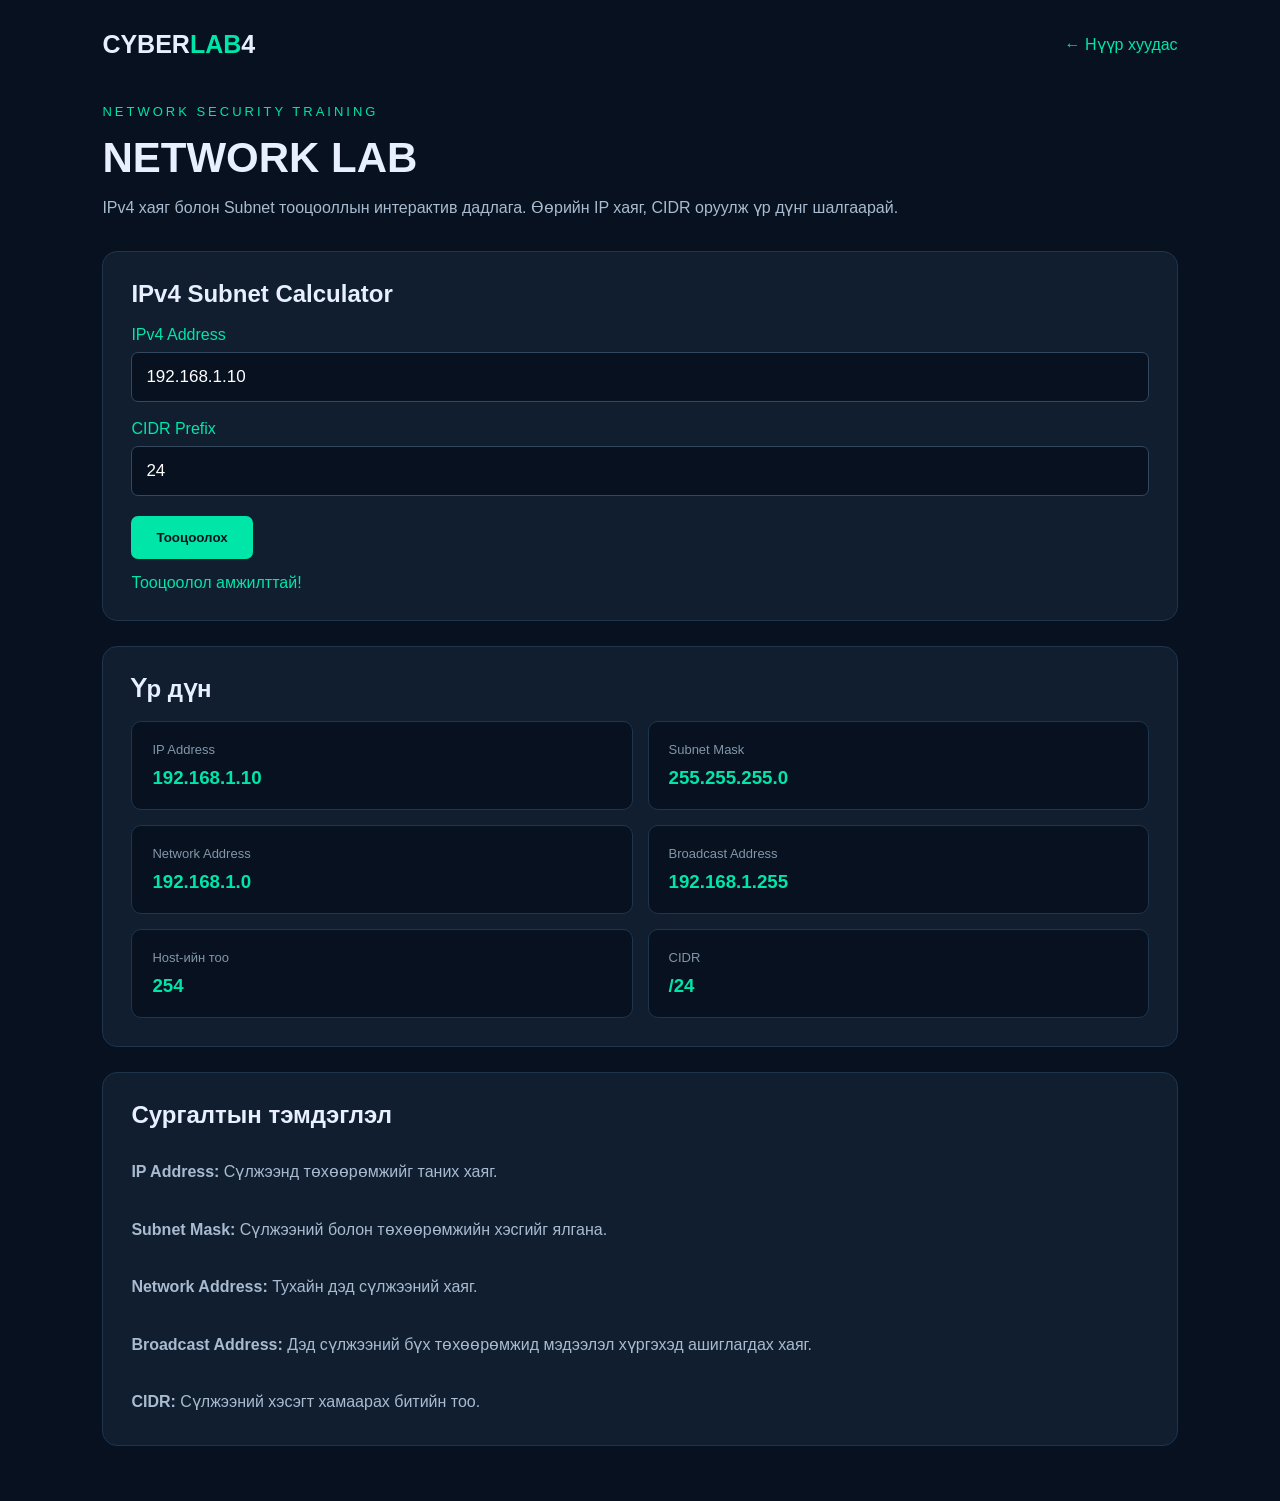
<file: docs/network.html>
<!DOCTYPE html>
<html lang="mn">
<head>
<meta charset="UTF-8">
<meta name="viewport" content="width=device-width, initial-scale=1.0">
<title>CYBER LAB 4 | Network Lab</title>

<style>
* {
    margin: 0;
    padding: 0;
    box-sizing: border-box;
}

body {
    font-family: "Segoe UI", Arial, sans-serif;
    background: #07111f;
    color: #e8f0ff;
    padding: 30px 8%;
}

header {
    display: flex;
    justify-content: space-between;
    align-items: center;
    margin-bottom: 45px;
}

.logo {
    font-size: 25px;
    font-weight: bold;
}

.logo span {
    color: #00e5a8;
}

a {
    color: #00e5a8;
    text-decoration: none;
}

.tag {
    color: #00e5a8;
    letter-spacing: 3px;
    margin-bottom: 15px;
    font-size: 13px;
}

h1 {
    font-size: 42px;
    margin-bottom: 12px;
}

.description {
    color: #a9bbd0;
    margin-bottom: 30px;
    line-height: 1.7;
}

.panel {
    background: #101e30;
    border: 1px solid #1e354d;
    border-radius: 15px;
    padding: 28px;
    margin-bottom: 25px;
}

label {
    display: block;
    color: #00e5a8;
    margin: 18px 0 8px;
}

input {
    width: 100%;
    padding: 14px;
    background: #07111f;
    border: 1px solid #33475f;
    border-radius: 7px;
    color: white;
    font-size: 17px;
}

button {
    background: #00e5a8;
    color: #07111f;
    padding: 14px 25px;
    border: none;
    border-radius: 7px;
    font-weight: bold;
    cursor: pointer;
    margin-top: 20px;
}

button:hover {
    background: #00ffbf;
}

.results {
    display: grid;
    grid-template-columns: repeat(2, 1fr);
    gap: 15px;
}

.result {
    background: #07111f;
    border: 1px solid #1e354d;
    border-radius: 10px;
    padding: 20px;
}

.result p {
    color: #8296aa;
    margin-bottom: 10px;
    font-size: 13px;
}

.result h3 {
    color: #00e5a8;
    overflow-wrap: anywhere;
}

#message {
    margin-top: 15px;
    color: #ff7272;
}

.info {
    color: #a9bbd0;
    line-height: 1.8;
}

@media(max-width:600px) {
    body {
        padding: 20px 5%;
    }

    h1 {
        font-size: 30px;
    }

    .results {
        grid-template-columns: 1fr;
    }

    header {
        gap: 15px;
        flex-wrap: wrap;
    }
}
</style>
</head>

<body>

<header>
    <div class="logo">CYBER<span>LAB</span>4</div>
    <a href="index.html">← Нүүр хуудас</a>
</header>

<p class="tag">NETWORK SECURITY TRAINING</p>

<h1>NETWORK LAB</h1>

<p class="description">
    IPv4 хаяг болон Subnet тооцооллын интерактив дадлага.
    Өөрийн IP хаяг, CIDR оруулж үр дүнг шалгаарай.
</p>

<div class="panel">

    <h2>IPv4 Subnet Calculator</h2>

    <label>IPv4 Address</label>
    <input type="text" id="ip"
        placeholder="Жишээ: 192.168.1.10"
        value="192.168.1.10">

    <label>CIDR Prefix</label>
    <input type="number" id="prefix"
        min="0" max="32" value="24">

    <button onclick="calculateSubnet()">
        Тооцоолох
    </button>

    <p id="message"></p>

</div>

<div class="panel">

    <h2>Үр дүн</h2>

    <br>

    <div class="results">

        <div class="result">
            <p>IP Address</p>
            <h3 id="r-ip">---</h3>
        </div>

        <div class="result">
            <p>Subnet Mask</p>
            <h3 id="r-mask">---</h3>
        </div>

        <div class="result">
            <p>Network Address</p>
            <h3 id="r-network">---</h3>
        </div>

        <div class="result">
            <p>Broadcast Address</p>
            <h3 id="r-broadcast">---</h3>
        </div>

        <div class="result">
            <p>Host-ийн тоо</p>
            <h3 id="r-hosts">---</h3>
        </div>

        <div class="result">
            <p>CIDR</p>
            <h3 id="r-cidr">---</h3>
        </div>

    </div>

</div>

<div class="panel">

    <h2>Сургалтын тэмдэглэл</h2>

    <p class="info">
        <br>
        <b>IP Address:</b> Сүлжээнд төхөөрөмжийг таних хаяг.
        <br><br>

        <b>Subnet Mask:</b> Сүлжээний болон төхөөрөмжийн хэсгийг ялгана.
        <br><br>

        <b>Network Address:</b> Тухайн дэд сүлжээний хаяг.
        <br><br>

        <b>Broadcast Address:</b> Дэд сүлжээний бүх төхөөрөмжид
        мэдээлэл хүргэхэд ашиглагдах хаяг.
        <br><br>

        <b>CIDR:</b> Сүлжээний хэсэгт хамаарах битийн тоо.
    </p>

</div>

<script>
function calculateSubnet() {

    const ip = document.getElementById("ip").value.trim();
    const prefix = Number(document.getElementById("prefix").value);
    const message = document.getElementById("message");

    const parts = ip.split(".");

    if (
        parts.length !== 4 ||
        parts.some(part =>
            !/^\d{1,3}$/.test(part) ||
            Number(part) > 255
        )
    ) {
        message.textContent = "IPv4 хаягаа зөв оруулна уу!";
        return;
    }

    if (
        document.getElementById("prefix").value === "" ||
        !Number.isInteger(prefix) ||
        prefix < 0 ||
        prefix > 32
    ) {
        message.textContent = "CIDR нь 0-32 хооронд бүхэл тоо байх ёстой!";
        return;
    }

    const octets = parts.map(Number);

    const ipNumber =
        (((octets[0] * 256 + octets[1]) * 256 +
        octets[2]) * 256 + octets[3]);

    const maskNumber = prefix === 0
        ? 0
        : (0xFFFFFFFF << (32 - prefix)) >>> 0;

    const networkNumber = (ipNumber & maskNumber) >>> 0;

    const broadcastNumber =
        (networkNumber | (~maskNumber >>> 0)) >>> 0;

    function toIP(number) {
        return [
            (number >>> 24) & 255,
            (number >>> 16) & 255,
            (number >>> 8) & 255,
            number & 255
        ].join(".");
    }

    let hosts;

    if (prefix === 32) {
        hosts = 1;
    } else if (prefix === 31) {
        hosts = 2;
    } else {
        hosts = Math.pow(2, 32 - prefix) - 2;
    }

    document.getElementById("r-ip").textContent = ip;
    document.getElementById("r-mask").textContent = toIP(maskNumber);
    document.getElementById("r-network").textContent = toIP(networkNumber);
    document.getElementById("r-broadcast").textContent = toIP(broadcastNumber);
    document.getElementById("r-hosts").textContent = hosts.toLocaleString("en-US");
    document.getElementById("r-cidr").textContent = "/" + prefix;

    message.textContent = "Тооцоолол амжилттай!";
    message.style.color = "#00e5a8";
}

calculateSubnet();
</script>

</body>
</html>
</file>
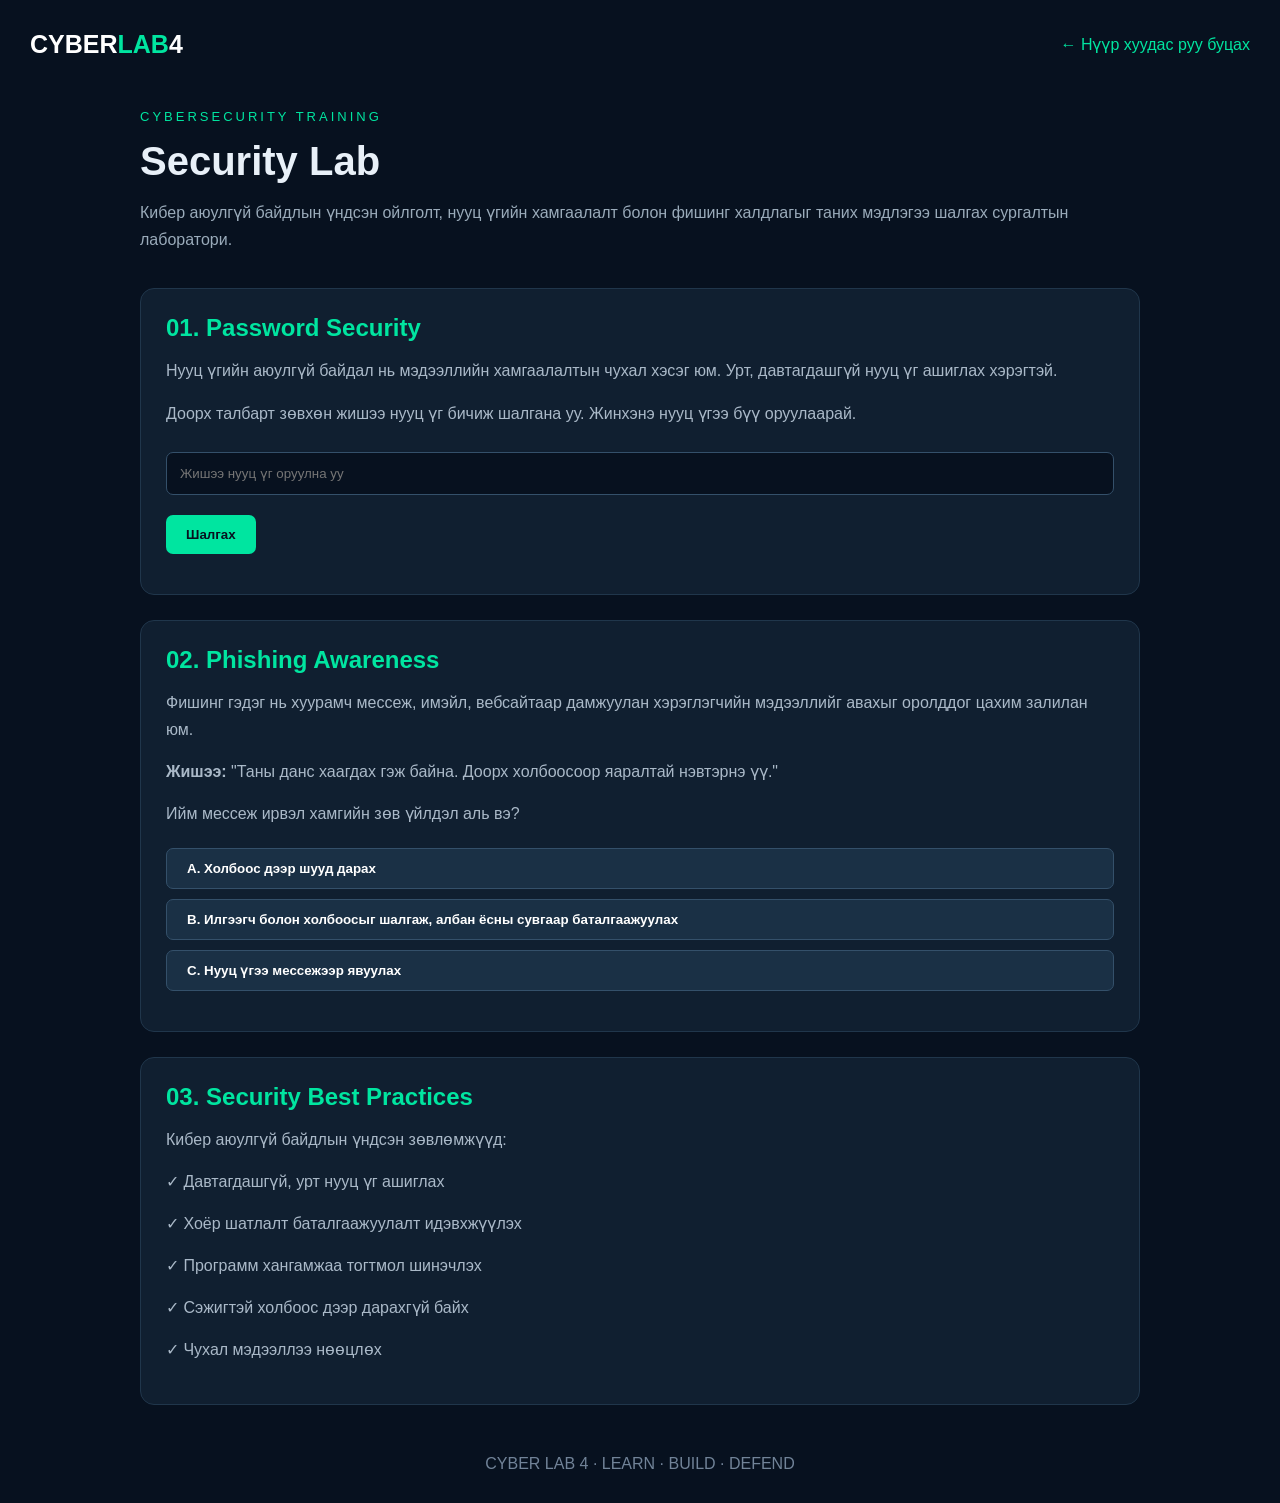
<file: docs/security.html>
<!DOCTYPE html>
<html lang="mn">
<head>
<meta charset="UTF-8">
<meta name="viewport" content="width=device-width, initial-scale=1.0">
<title>Security Lab | CYBER LAB 4</title>

<style>
* {
    margin: 0;
    padding: 0;
    box-sizing: border-box;
}

body {
    background: #07111f;
    color: #e8f0f8;
    font-family: Arial, sans-serif;
    padding: 30px;
}

header {
    display: flex;
    justify-content: space-between;
    align-items: center;
    margin-bottom: 50px;
    flex-wrap: wrap;
    gap: 15px;
}

.logo {
    font-size: 25px;
    font-weight: bold;
    color: #fff;
}

.logo span {
    color: #00e5a0;
}

a {
    color: #00e5a0;
    text-decoration: none;
}

.container {
    max-width: 1000px;
    margin: auto;
}

.tag {
    color: #00e5a0;
    letter-spacing: 3px;
    font-size: 13px;
    margin-bottom: 15px;
}

h1 {
    font-size: 40px;
    margin-bottom: 15px;
}

.description {
    color: #9aabba;
    line-height: 1.7;
    margin-bottom: 35px;
}

.card {
    background: #101f30;
    border: 1px solid #20364b;
    border-radius: 14px;
    padding: 25px;
    margin-bottom: 25px;
}

.card h2 {
    color: #00e5a0;
    margin-bottom: 15px;
}

.card p {
    color: #aab9c8;
    line-height: 1.7;
    margin-bottom: 15px;
}

button {
    background: #00e5a0;
    color: #07111f;
    border: none;
    padding: 12px 20px;
    border-radius: 7px;
    font-weight: bold;
    cursor: pointer;
    margin-top: 10px;
}

button:hover {
    background: #00bd85;
}

input {
    width: 100%;
    padding: 13px;
    margin: 10px 0;
    border-radius: 7px;
    border: 1px solid #34506a;
    background: #07111f;
    color: white;
}

.result {
    margin-top: 15px;
    line-height: 1.8;
    color: #00e5a0;
}

.question {
    margin-top: 20px;
}

.question button {
    display: block;
    width: 100%;
    text-align: left;
    background: #1a3045;
    color: white;
    border: 1px solid #34506a;
}

.question button:hover {
    background: #25445f;
}

footer {
    text-align: center;
    color: #718398;
    margin-top: 50px;
}
</style>
</head>

<body>

<header>
    <div class="logo">CYBER<span>LAB</span>4</div>
    <a href="index.html">← Нүүр хуудас руу буцах</a>
</header>

<div class="container">

    <p class="tag">CYBERSECURITY TRAINING</p>
    <h1>Security Lab</h1>

    <p class="description">
        Кибер аюулгүй байдлын үндсэн ойлголт,
        нууц үгийн хамгаалалт болон фишинг халдлагыг
        таних мэдлэгээ шалгах сургалтын лаборатори.
    </p>

    <div class="card">
        <h2>01. Password Security</h2>
        <p>
            Нууц үгийн аюулгүй байдал нь мэдээллийн
            хамгаалалтын чухал хэсэг юм.
            Урт, давтагдашгүй нууц үг ашиглах хэрэгтэй.
        </p>

        <p>
            Доорх талбарт зөвхөн жишээ нууц үг бичиж
            шалгана уу. Жинхэнэ нууц үгээ бүү оруулаарай.
        </p>

        <input type="text" id="password"
        placeholder="Жишээ нууц үг оруулна уу">

        <button onclick="checkPassword()">Шалгах</button>

        <div class="result" id="passwordResult"></div>
    </div>

    <div class="card">
        <h2>02. Phishing Awareness</h2>
        <p>
            Фишинг гэдэг нь хуурамч мессеж, имэйл,
            вебсайтаар дамжуулан хэрэглэгчийн мэдээллийг
            авахыг оролддог цахим залилан юм.
        </p>

        <p><b>Жишээ:</b> "Таны данс хаагдах гэж байна.
        Доорх холбоосоор яаралтай нэвтэрнэ үү."</p>

        <p>Ийм мессеж ирвэл хамгийн зөв үйлдэл аль вэ?</p>

        <div class="question">
            <button onclick="answer(false)">
                A. Холбоос дээр шууд дарах
            </button>

            <button onclick="answer(true)">
                B. Илгээгч болон холбоосыг шалгаж,
                албан ёсны сувгаар баталгаажуулах
            </button>

            <button onclick="answer(false)">
                C. Нууц үгээ мессежээр явуулах
            </button>
        </div>

        <div class="result" id="quizResult"></div>
    </div>

    <div class="card">
        <h2>03. Security Best Practices</h2>

        <p>Кибер аюулгүй байдлын үндсэн зөвлөмжүүд:</p>

        <p>✓ Давтагдашгүй, урт нууц үг ашиглах</p>
        <p>✓ Хоёр шатлалт баталгаажуулалт идэвхжүүлэх</p>
        <p>✓ Программ хангамжаа тогтмол шинэчлэх</p>
        <p>✓ Сэжигтэй холбоос дээр дарахгүй байх</p>
        <p>✓ Чухал мэдээллээ нөөцлөх</p>
    </div>

</div>

<footer>
    CYBER LAB 4 · LEARN · BUILD · DEFEND
</footer>

<script>
function checkPassword() {
    const password = document.getElementById("password").value;
    const result = document.getElementById("passwordResult");

    if (password.length === 0) {
        result.textContent = "Жишээ нууц үгээ оруулна уу.";
        return;
    }

    let score = 0;

    if (password.length >= 12) score++;
    if (/[A-Z]/.test(password)) score++;
    if (/[a-z]/.test(password)) score++;
    if (/[0-9]/.test(password)) score++;
    if (/[^A-Za-z0-9]/.test(password)) score++;

    if (score <= 2) {
        result.textContent = "Үнэлгээ: Сул. Илүү урт, олон төрлийн тэмдэгттэй жишээ ашиглаарай.";
    } else if (score <= 4) {
        result.textContent = "Үнэлгээ: Дунд. Нууц үгийн хамгаалалтаа сайжруулах боломжтой.";
    } else {
        result.textContent = "Үнэлгээ: Сайн. Гэхдээ энэ бол зөвхөн энгийн сургалтын шалгалт юм.";
    }
}

function answer(correct) {
    const result = document.getElementById("quizResult");

    if (correct) {
        result.textContent = "Зөв! Илгээгч болон холбоосыг шалгаж, албан ёсны сувгаар баталгаажуулах хэрэгтэй.";
    } else {
        result.textContent = "Буруу. Сэжигтэй холбоос дээр дарж, нууц мэдээллээ бүү илгээгээрэй.";
    }
}
</script>

</body>
</html>
</file>
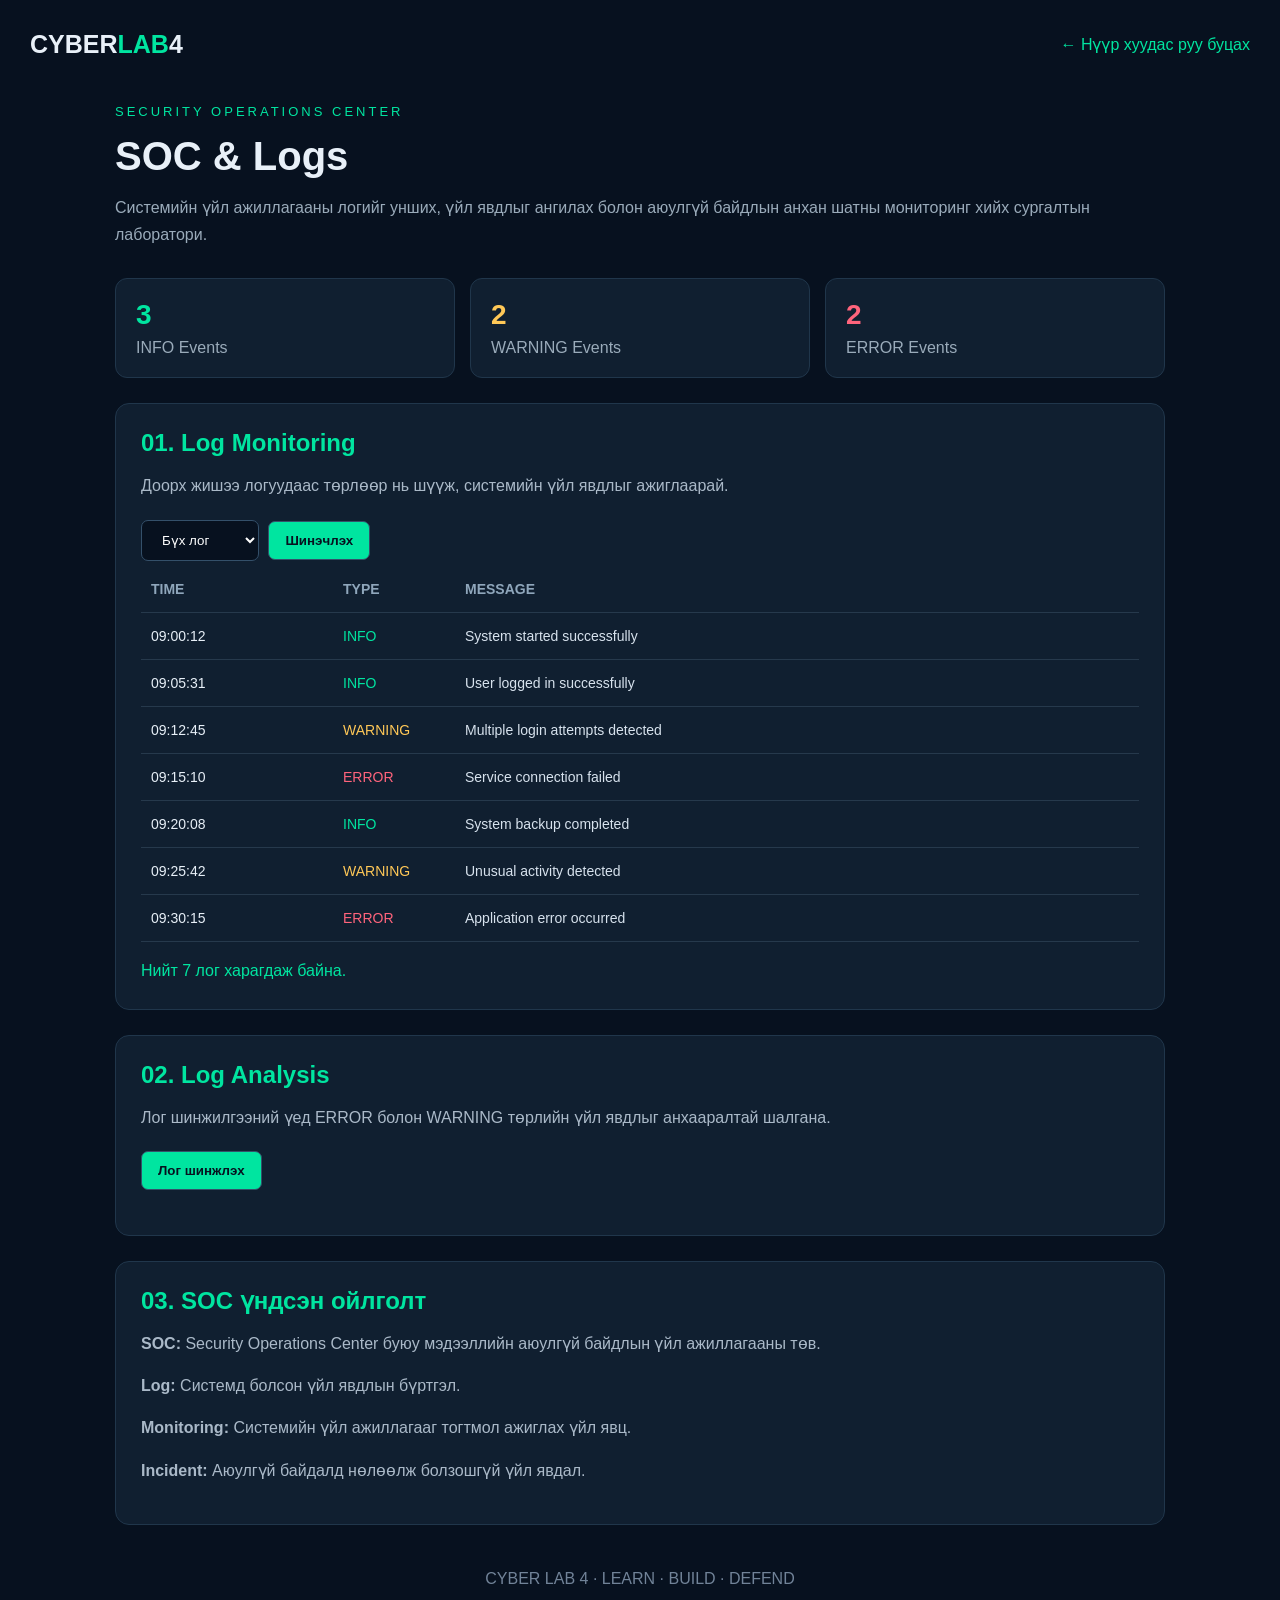
<file: docs/soc.html>
<!DOCTYPE html>
<html lang="mn">
<head>
<meta charset="UTF-8">
<meta name="viewport" content="width=device-width, initial-scale=1.0">
<title>SOC & Logs | CYBER LAB 4</title>

<style>
* {
    margin: 0;
    padding: 0;
    box-sizing: border-box;
}

body {
    background: #07111f;
    color: #e8f0f8;
    font-family: Arial, sans-serif;
    padding: 30px;
}

header {
    display: flex;
    justify-content: space-between;
    align-items: center;
    flex-wrap: wrap;
    gap: 15px;
    margin-bottom: 45px;
}

.logo {
    font-size: 25px;
    font-weight: bold;
}

.logo span {
    color: #00e5a0;
}

a {
    color: #00e5a0;
    text-decoration: none;
}

.container {
    max-width: 1050px;
    margin: auto;
}

.tag {
    color: #00e5a0;
    letter-spacing: 3px;
    font-size: 13px;
    margin-bottom: 15px;
}

h1 {
    font-size: 40px;
    margin-bottom: 15px;
}

.description {
    color: #9aabba;
    line-height: 1.7;
    margin-bottom: 30px;
}

.card {
    background: #101f30;
    border: 1px solid #20364b;
    border-radius: 14px;
    padding: 25px;
    margin-bottom: 25px;
}

.card h2 {
    color: #00e5a0;
    margin-bottom: 15px;
}

.card p {
    color: #aab9c8;
    line-height: 1.7;
    margin-bottom: 15px;
}

.stats {
    display: grid;
    grid-template-columns: repeat(auto-fit, minmax(150px, 1fr));
    gap: 15px;
    margin-bottom: 25px;
}

.stat {
    background: #101f30;
    border: 1px solid #20364b;
    padding: 20px;
    border-radius: 12px;
}

.stat h3 {
    font-size: 28px;
    margin-bottom: 8px;
}

.stat p {
    color: #9aabba;
}

.green {
    color: #00e5a0;
}

.yellow {
    color: #ffc857;
}

.red {
    color: #ff647c;
}

button, select {
    padding: 11px 16px;
    border-radius: 7px;
    border: 1px solid #34506a;
    margin: 5px 5px 5px 0;
    cursor: pointer;
}

button {
    background: #00e5a0;
    color: #07111f;
    font-weight: bold;
}

button:hover {
    background: #00bd85;
}

select {
    background: #07111f;
    color: white;
}

.log-list {
    overflow-x: auto;
}

.log {
    display: grid;
    grid-template-columns: 180px 110px 1fr;
    gap: 12px;
    padding: 15px 10px;
    border-bottom: 1px solid #26394c;
    min-width: 550px;
    font-size: 14px;
}

.log-header {
    color: #8fa6bb;
    font-weight: bold;
}

.log-message {
    color: #d7e2ed;
}

.result {
    color: #00e5a0;
    margin-top: 15px;
    line-height: 1.7;
}

footer {
    text-align: center;
    color: #718398;
    margin-top: 45px;
}

@media(max-width: 600px) {
    body {
        padding: 18px;
    }

    h1 {
        font-size: 32px;
    }
}
</style>
</head>

<body>

<header>
    <div class="logo">CYBER<span>LAB</span>4</div>
    <a href="index.html">← Нүүр хуудас руу буцах</a>
</header>

<div class="container">

    <p class="tag">SECURITY OPERATIONS CENTER</p>
    <h1>SOC & Logs</h1>

    <p class="description">
        Системийн үйл ажиллагааны логийг унших,
        үйл явдлыг ангилах болон аюулгүй байдлын
        анхан шатны мониторинг хийх сургалтын лаборатори.
    </p>

    <div class="stats">
        <div class="stat">
            <h3 class="green" id="infoCount">0</h3>
            <p>INFO Events</p>
        </div>

        <div class="stat">
            <h3 class="yellow" id="warningCount">0</h3>
            <p>WARNING Events</p>
        </div>

        <div class="stat">
            <h3 class="red" id="errorCount">0</h3>
            <p>ERROR Events</p>
        </div>
    </div>

    <div class="card">
        <h2>01. Log Monitoring</h2>

        <p>
            Доорх жишээ логуудаас төрлөөр нь шүүж,
            системийн үйл явдлыг ажиглаарай.
        </p>

        <select id="filter" onchange="renderLogs()">
            <option value="ALL">Бүх лог</option>
            <option value="INFO">INFO</option>
            <option value="WARNING">WARNING</option>
            <option value="ERROR">ERROR</option>
        </select>

        <button onclick="renderLogs()">Шинэчлэх</button>

        <div class="log-list">
            <div class="log log-header">
                <span>TIME</span>
                <span>TYPE</span>
                <span>MESSAGE</span>
            </div>

            <div id="logContainer"></div>
        </div>

        <div class="result" id="logResult"></div>
    </div>

    <div class="card">
        <h2>02. Log Analysis</h2>

        <p>
            Лог шинжилгээний үед ERROR болон WARNING
            төрлийн үйл явдлыг анхааралтай шалгана.
        </p>

        <button onclick="analyzeLogs()">Лог шинжлэх</button>

        <div class="result" id="analysisResult"></div>
    </div>

    <div class="card">
        <h2>03. SOC үндсэн ойлголт</h2>

        <p><b>SOC:</b> Security Operations Center буюу
        мэдээллийн аюулгүй байдлын үйл ажиллагааны төв.</p>

        <p><b>Log:</b> Системд болсон үйл явдлын бүртгэл.</p>

        <p><b>Monitoring:</b> Системийн үйл ажиллагааг
        тогтмол ажиглах үйл явц.</p>

        <p><b>Incident:</b> Аюулгүй байдалд нөлөөлж
        болзошгүй үйл явдал.</p>
    </div>

</div>

<footer>
    CYBER LAB 4 · LEARN · BUILD · DEFEND
</footer>

<script>
const logs = [
    {
        time: "09:00:12",
        type: "INFO",
        message: "System started successfully"
    },
    {
        time: "09:05:31",
        type: "INFO",
        message: "User logged in successfully"
    },
    {
        time: "09:12:45",
        type: "WARNING",
        message: "Multiple login attempts detected"
    },
    {
        time: "09:15:10",
        type: "ERROR",
        message: "Service connection failed"
    },
    {
        time: "09:20:08",
        type: "INFO",
        message: "System backup completed"
    },
    {
        time: "09:25:42",
        type: "WARNING",
        message: "Unusual activity detected"
    },
    {
        time: "09:30:15",
        type: "ERROR",
        message: "Application error occurred"
    }
];

function renderLogs() {
    const filter = document.getElementById("filter").value;
    const container = document.getElementById("logContainer");

    const filtered = filter === "ALL"
        ? logs
        : logs.filter(log => log.type === filter);

    container.innerHTML = "";

    filtered.forEach(log => {
        const row = document.createElement("div");
        row.className = "log";

        const time = document.createElement("span");
        time.textContent = log.time;

        const type = document.createElement("span");
        type.textContent = log.type;

        if (log.type === "INFO") type.className = "green";
        if (log.type === "WARNING") type.className = "yellow";
        if (log.type === "ERROR") type.className = "red";

        const message = document.createElement("span");
        message.className = "log-message";
        message.textContent = log.message;

        row.append(time, type, message);
        container.appendChild(row);
    });

    document.getElementById("logResult").textContent =
        "Нийт " + filtered.length + " лог харагдаж байна.";
}

function analyzeLogs() {
    const info = logs.filter(log => log.type === "INFO").length;
    const warning = logs.filter(log => log.type === "WARNING").length;
    const error = logs.filter(log => log.type === "ERROR").length;

    document.getElementById("analysisResult").textContent =
        "Шинжилгээний үр дүн: INFO = " + info +
        ", WARNING = " + warning +
        ", ERROR = " + error +
        ". WARNING болон ERROR логийг нэмэлтээр шалгах шаардлагатай.";

}

function updateStats() {
    document.getElementById("infoCount").textContent =
        logs.filter(log => log.type === "INFO").length;

    document.getElementById("warningCount").textContent =
        logs.filter(log => log.type === "WARNING").length;

    document.getElementById("errorCount").textContent =
        logs.filter(log => log.type === "ERROR").length;
}

updateStats();
renderLogs();
</script>

</body>
</html>
</file>
<file: docs/style.css>
* {
    margin: 0;
    padding: 0;
    box-sizing: border-box;
}

html {
    scroll-behavior: smooth;
}

body {
    font-family: "Segoe UI", Arial, sans-serif;
    background: #07111f;
    color: #e8f0ff;
    min-height: 100vh;
}

header {
    display: flex;
    justify-content: space-between;
    align-items: center;
    padding: 25px 8%;
    border-bottom: 1px solid #1e3045;
    background: #091525;
}

.logo {
    font-size: 25px;
    font-weight: bold;
    color: white;
    letter-spacing: 2px;
}

.logo span {
    color: #00e5a8;
}

nav {
    display: flex;
    gap: 20px;
    flex-wrap: wrap;
}

nav a {
    color: #a9bbd0;
    text-decoration: none;
    transition: 0.3s;
}

nav a:hover {
    color: #00e5a8;
}

.hero {
    display: flex;
    justify-content: space-between;
    align-items: center;
    padding: 100px 8%;
    gap: 50px;
}

.hero-content {
    max-width: 650px;
}

.tag {
    color: #00e5a8;
    letter-spacing: 3px;
    font-size: 13px;
    margin-bottom: 20px;
}

.hero h1 {
    font-size: 75px;
    margin-bottom: 25px;
}

.hero h1 span {
    color: #00e5a8;
}

.description {
    color: #a9bbd0;
    line-height: 1.8;
    font-size: 18px;
    max-width: 550px;
}

.buttons {
    display: flex;
    gap: 15px;
    margin-top: 35px;
    flex-wrap: wrap;
}

button {
    background: #00e5a8;
    color: #07111f;
    border: none;
    padding: 15px 25px;
    border-radius: 8px;
    font-weight: bold;
    cursor: pointer;
    transition: 0.3s;
}

button:hover {
    transform: translateY(-3px);
    background: #00ffbf;
}

button.secondary {
    background: transparent;
    border: 1px solid #33475f;
    color: #e8f0ff;
}

.status-card {
    background: #101e30;
    border: 1px solid #1e354d;
    border-radius: 20px;
    padding: 35px;
    text-align: center;
    width: 320px;
    box-shadow: 0 0 40px rgba(0, 229, 168, 0.05);
}

.circle {
    width: 100px;
    height: 100px;
    border: 3px solid #00e5a8;
    border-radius: 50%;
    display: flex;
    align-items: center;
    justify-content: center;
    margin: 0 auto 20px;
    font-size: 40px;
    color: #00e5a8;
}

.status-card h3 {
    letter-spacing: 3px;
    margin-bottom: 15px;
}

.status-card p {
    color: #a9bbd0;
    font-size: 14px;
}

.status {
    margin-top: 25px;
    color: #00e5a8;
    font-size: 12px;
    letter-spacing: 1px;
}

.dot {
    display: inline-block;
    width: 8px;
    height: 8px;
    background: #00e5a8;
    border-radius: 50%;
    margin-right: 8px;
}

.cards {
    display: grid;
    grid-template-columns: repeat(4, 1fr);
    gap: 20px;
    padding: 30px 8% 80px;
}

.card {
    background: #101e30;
    border: 1px solid #1e354d;
    padding: 30px;
    border-radius: 15px;
    transition: 0.3s;
    scroll-margin-top: 30px;
}

.card:hover {
    transform: translateY(-5px);
    border-color: #00e5a8;
}

.card h2 {
    color: #00e5a8;
    font-size: 35px;
    margin-bottom: 15px;
}

.card h3 {
    margin-bottom: 15px;
}

.card p {
    color: #a9bbd0;
    line-height: 1.7;
    font-size: 14px;
}

.card button {
    margin-top: 20px;
    width: 100%;
}

.team-section {
    padding: 70px 8%;
    text-align: center;
}

.team-section h2 {
    font-size: 32px;
    margin: 20px 0 35px;
}

.team-grid {
    display: grid;
    grid-template-columns: repeat(4, 1fr);
    gap: 20px;
}

.team-card {
    background: #101e30;
    border: 1px solid #1e354d;
    padding: 35px 15px;
    border-radius: 15px;
    transition: 0.3s;
}

.team-card:hover {
    border-color: #00e5a8;
    transform: translateY(-5px);
}

.team-card h3 {
    color: #00e5a8;
    margin-bottom: 12px;
}

.team-card p {
    color: #a9bbd0;
}

section, main {
    scroll-margin-top: 30px;
}

footer {
    text-align: center;
    padding: 30px;
    color: #647b94;
    border-top: 1px solid #1e3045;
    letter-spacing: 2px;
    font-size: 12px;
}

@media (max-width: 1000px) {
    .hero {
        flex-direction: column;
        align-items: flex-start;
    }

    .cards {
        grid-template-columns: repeat(2, 1fr);
    }
}

@media (max-width: 800px) {
    header {
        flex-direction: column;
        gap: 20px;
    }

    .team-grid {
        grid-template-columns: repeat(2, 1fr);
    }
}

@media (max-width: 600px) {
    .hero h1 {
        font-size: 48px;
    }

    .status-card {
        width: 100%;
    }

    .cards, .team-grid {
        grid-template-columns: 1fr;
    }
}
</file>
